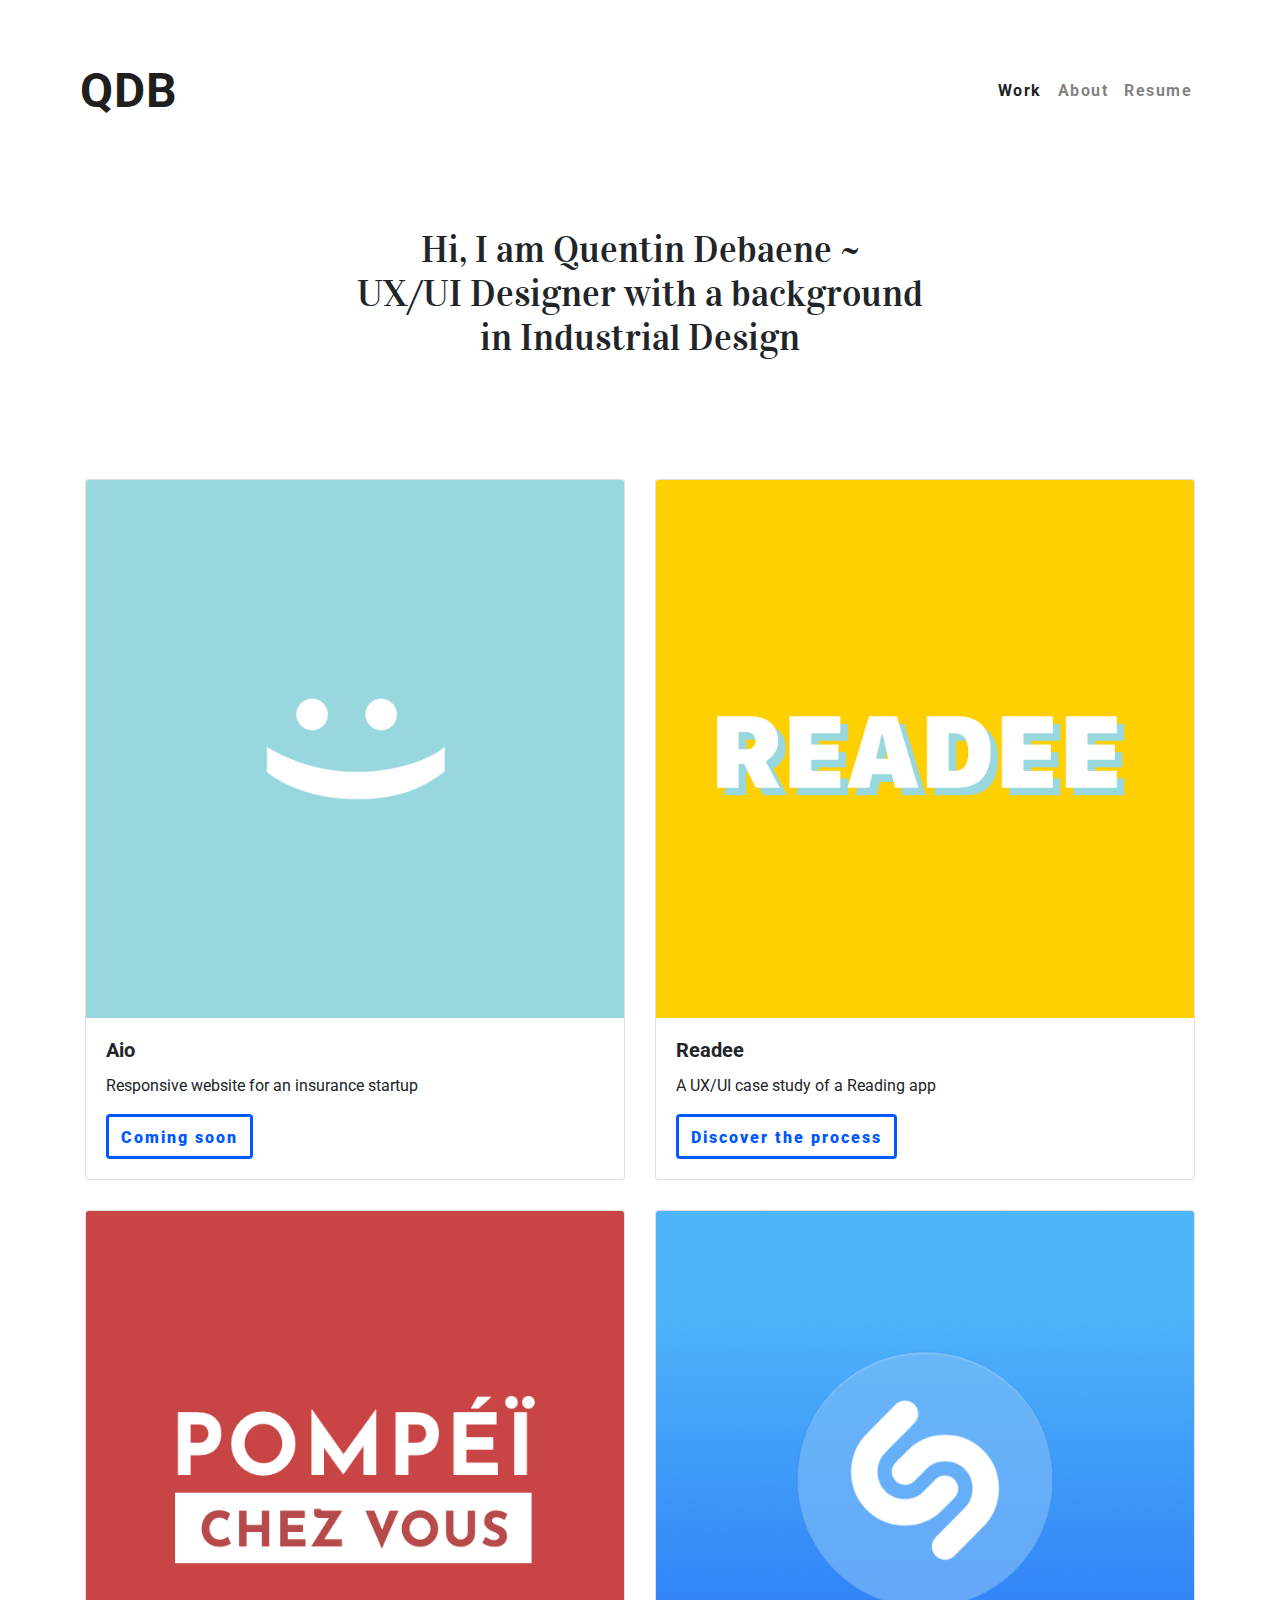
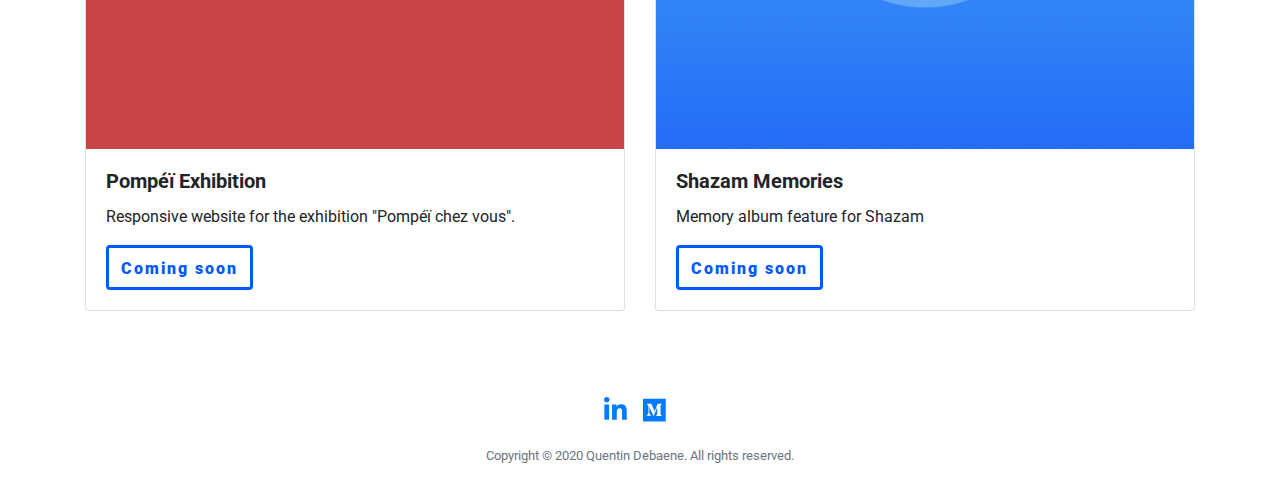
<file: index.html>
<!DOCTYPE html>
<html lang="en" dir="ltr">
  <head>
    <meta charset="utf-8">
    <meta name="viewport" content="width=device-width, initial-scale=1">
    <title>Quentin Debaene - UX/UI Designer</title>
    <link href="https://fonts.googleapis.com/css2?family=Lora:ital@0;1&display=swap" rel="stylesheet">
    <link href="https://fonts.googleapis.com/css2?family=Roboto&display=swap" rel="stylesheet">
    <link href="https://fonts.googleapis.com/css2?family=Vidaloka&display=swap" rel="stylesheet">
    <link rel="stylesheet" href="style/animate.css">
    <link rel="stylesheet" href="style/normalize.css">
    <link rel="stylesheet" href="style/bootstrap.min.css">
    <link rel="stylesheet" href="style/master.css">
    <script defer src="assets/js/fontawesome.min.js"></script> <!--load all fontawesome styles -->
  </head>

  <body>
<!-- This is the Navigation -->
    <nav class="navbar navbar-expand-lg navbar-light bg-white">
    <a class="navbar-brand" href="index.html"><strong>QDB</strong></a>
  <button class="navbar-toggler" type="button" data-toggle="collapse" data-target="#navbarNav" aria-controls="navbarNav" aria-expanded="false" aria-label="Toggle navigation">
    <span class="navbar-toggler-icon"></span>
  </button>
  <div class="collapse navbar-collapse" id="navbarNav">
    <ul class="navbar-nav">
      <li class="nav-item active">
        <a class="nav-link" href="index.html"><strong>Work</strong><span class="sr-only">(current)</span></a>
      </li>
      <li class="nav-item">
        <a class="nav-link muted" href="about.html"><strong>About</strong></a>
      </li>
      <li class="nav-item">
        <a class="nav-link muted" href="assets/resume/CV_Anglais.pdf" target="_blank"><strong>Resume</strong></a>
      </li>
    </ul>
  </div>
</nav>
<!-- This is the en of Navigation -->

<!-- This is the Intro text (jumbotron) -->
<div class="jumbotron jumbotron-fluid">
  <div class="container">
    <h1 class="display-4 text-center">Hi, I am Quentin Debaene ~ <br>UX/UI Designer with a background <br>in Industrial Design</h1>
    <p class="lead"></p>
  </div>
</div>
<!-- This is the end of the Intro text (jumbotron) -->

<div class="container">
  <div class="row">
    <div class="col-sm-6">
      <div class="card">
    <img src="assets/images/new.png" class="card-img-top" alt="...">
    <div class="card-body">
      <h5 class="card-title"><strong>Aio</strong></h5>
      <p class="card-text">Responsive website for an insurance startup</p>
      <a href="" class="btn btn-primary">Coming soon</a>
    </div>
  </div>
    </div>

    <div class="col-sm-6">
      <div class="card">
  <img src="assets/images/readee.png" class="card-img-top" alt="...">
  <div class="card-body">
    <h5 class="card-title"><strong>Readee</strong> </h5>
    <p class="card-text">A UX/UI case study of a Reading app</p>
    <a href="projects/project-readee.html" class="btn btn-primary">Discover the process</a>
  </div>
</div>
    </div>
    </div>
    <div class="row">
      <div class="col-sm-6">
        <div class="card">
      <img src="assets/images/pompei.png" class="card-img-top" alt="...">
      <div class="card-body">
        <h5 class="card-title"><strong>Pompéï Exhibition</strong> </h5>
        <p class="card-text">Responsive website for the exhibition "Pompéï chez vous".</p>
        <a href="" class="btn btn-primary">Coming soon</a>
      </div>
    </div>
    </div>

    <div class="col-sm-6">
      <div class="card">
  <img src="assets/images/shazam.png" class="card-img-top" alt="...">
  <div class="card-body">
    <h5 class="card-title"><strong>Shazam Memories</strong> </h5>
    <p class="card-text">Memory album feature for Shazam</p>
    <a href="" class="btn btn-primary">Coming soon</a>
  </div>
</div>
  </div>



<!-- This is the footer -->
  <footer class="text-muted">
    <div class="container social-networks">
      <ul>
        <li><a href="https://www.linkedin.com/in/quentin-debaene/" target="blank"><i class="fab fa-linkedin-in"></i></a></li>
        <li><a href="https://medium.com/@quentindebaene" target="blank"><i class="fab fa-medium"></i></a></li>
      </ul>
      <p>Copyright © 2020 Quentin Debaene. All rights reserved.</p>
    </div>
  </footer>
  <!-- This is the end of footer -->

  <!-- This is bootstrap javascript script -->
    <script src="https://code.jquery.com/jquery-3.4.1.slim.min.js" integrity="sha384-J6qa4849blE2+poT4WnyKhv5vZF5SrPo0iEjwBvKU7imGFAV0wwj1yYfoRSJoZ+n" crossorigin="anonymous"></script>
    <script src="https://cdn.jsdelivr.net/npm/popper.js@1.16.0/dist/umd/popper.min.js" integrity="sha384-Q6E9RHvbIyZFJoft+2mJbHaEWldlvI9IOYy5n3zV9zzTtmI3UksdQRVvoxMfooAo" crossorigin="anonymous"></script>
    <script src="https://stackpath.bootstrapcdn.com/bootstrap/4.4.1/js/bootstrap.min.js" integrity="sha384-wfSDF2E50Y2D1uUdj0O3uMBJnjuUD4Ih7YwaYd1iqfktj0Uod8GCExl3Og8ifwB6" crossorigin="anonymous"></script>
  <!-- This is end of bootstrap javascript script -->

  </body>
</html>
</file>
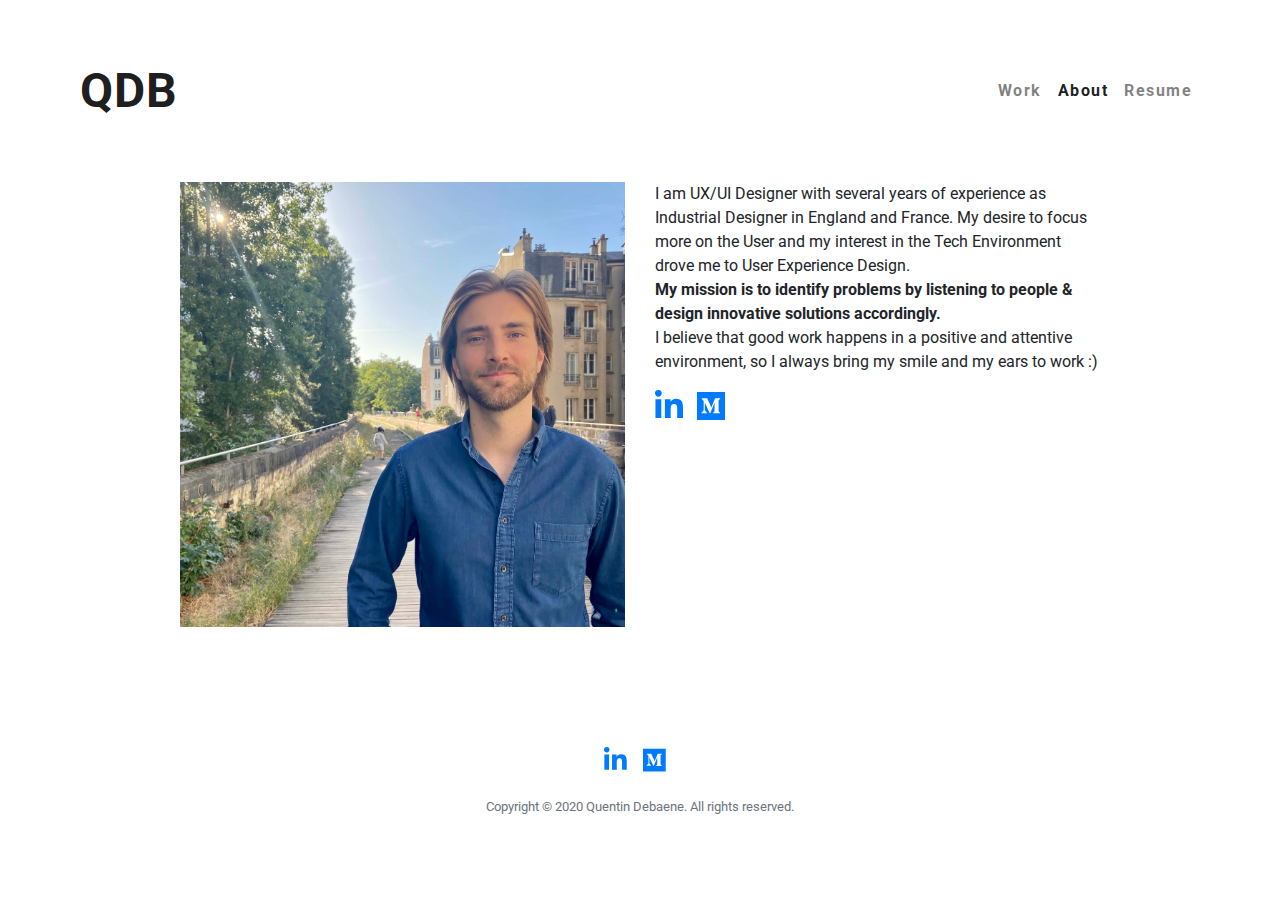
<file: about.html>
<!DOCTYPE html>
<html lang="en" dir="ltr">
  <head>
    <meta charset="utf-8">
    <title>Quentin Debaene - UX/UI Designer</title>
    <link href="https://fonts.googleapis.com/css2?family=Lora:ital@0;1&display=swap" rel="stylesheet">
    <link href="https://fonts.googleapis.com/css2?family=Roboto&display=swap" rel="stylesheet">
      <link href="https://fonts.googleapis.com/css2?family=Vidaloka&display=swap" rel="stylesheet">
    <link rel="stylesheet" href="style/normalize.css">
    <link rel="stylesheet" href="style/bootstrap.min.css">
    <link rel="stylesheet" href="style/master.css">
    <script defer src="assets/js/fontawesome.min.js"></script> <!--load all fontawesome styles -->
  </head>

  <body>
    <!-- This is the Navigation -->
        <nav class="navbar navbar-expand-lg navbar-light bg-white">
        <a class="navbar-brand" href="index.html"><strong>QDB</strong></a>
      <button class="navbar-toggler" type="button" data-toggle="collapse" data-target="#navbarNav" aria-controls="navbarNav" aria-expanded="false" aria-label="Toggle navigation">
        <span class="navbar-toggler-icon"></span>
      </button>
      <div class="collapse navbar-collapse" id="navbarNav">
        <ul class="navbar-nav">
          <li class="nav-item">
            <a class="nav-link muted" href="index.html"><strong>Work</strong><span class="sr-only">(current)</span></a>
          </li>
          <li class="nav-item active">
            <a class="nav-link" href="about.html"><strong>About</strong></a>
          </li>
          <li class="nav-item">
            <a class="nav-link muted" href="assets/resume/CV_Anglais.pdf" target="_blank"><strong>Resume</strong></a>
          </li>
        </ul>
      </div>
    </nav>
    <!-- This is the en of Navigation -->


<div class="about-me container">
  <div class="row">
    <div class="col-sm-5 offset-sm-1">
        <img src="assets/images/me new.jpg" class="img-fluid" alt="Responsive image">
    </div>
    <div class="col-sm-5">
      <p class="biography">I am UX/UI Designer with several years of experience as Industrial Designer in England and France. My desire to focus more on the User and my interest in the Tech Environment drove me to User Experience Design.
        <br> <strong>My mission is to identify problems by listening to people & design innovative solutions accordingly.</strong>
        <br>I believe that good work happens in a positive and attentive environment, so I always bring my smile and my ears to work :) </p>
<div class="social-networks">
  <ul>
    <li><a href="https://www.linkedin.com/in/quentin-debaene/" target="blank"><i class="fab fa-2x fa-linkedin-in"></i></a></li>
    <li><a href="https://medium.com/@quentindebaene" target="blank"><i class="fab fa-2x fa-medium"></i></a></li>
  </ul>

    </div>
  </div>
</div>

<footer class="text-muted">
  <div class="container social-networks">
    <ul>
      <li><a href="https://www.linkedin.com/in/quentin-debaene/" target="blank"><i class="fab fa-linkedin-in"></i></a></li>
      <li><a href="https://medium.com/@quentindebaene" target="blank"><i class="fab fa-medium"></i></a></li>
    </ul>
    <p>Copyright © 2020 Quentin Debaene. All rights reserved.</p>
  </div>
</footer>

<!-- This is bootstrap javascript script -->
  <script src="https://code.jquery.com/jquery-3.4.1.slim.min.js" integrity="sha384-J6qa4849blE2+poT4WnyKhv5vZF5SrPo0iEjwBvKU7imGFAV0wwj1yYfoRSJoZ+n" crossorigin="anonymous"></script>
  <script src="https://cdn.jsdelivr.net/npm/popper.js@1.16.0/dist/umd/popper.min.js" integrity="sha384-Q6E9RHvbIyZFJoft+2mJbHaEWldlvI9IOYy5n3zV9zzTtmI3UksdQRVvoxMfooAo" crossorigin="anonymous"></script>
  <script src="https://stackpath.bootstrapcdn.com/bootstrap/4.4.1/js/bootstrap.min.js" integrity="sha384-wfSDF2E50Y2D1uUdj0O3uMBJnjuUD4Ih7YwaYd1iqfktj0Uod8GCExl3Og8ifwB6" crossorigin="anonymous"></script>
<!-- This is end of bootstrap javascript script -->

</body>
</html>
</file>
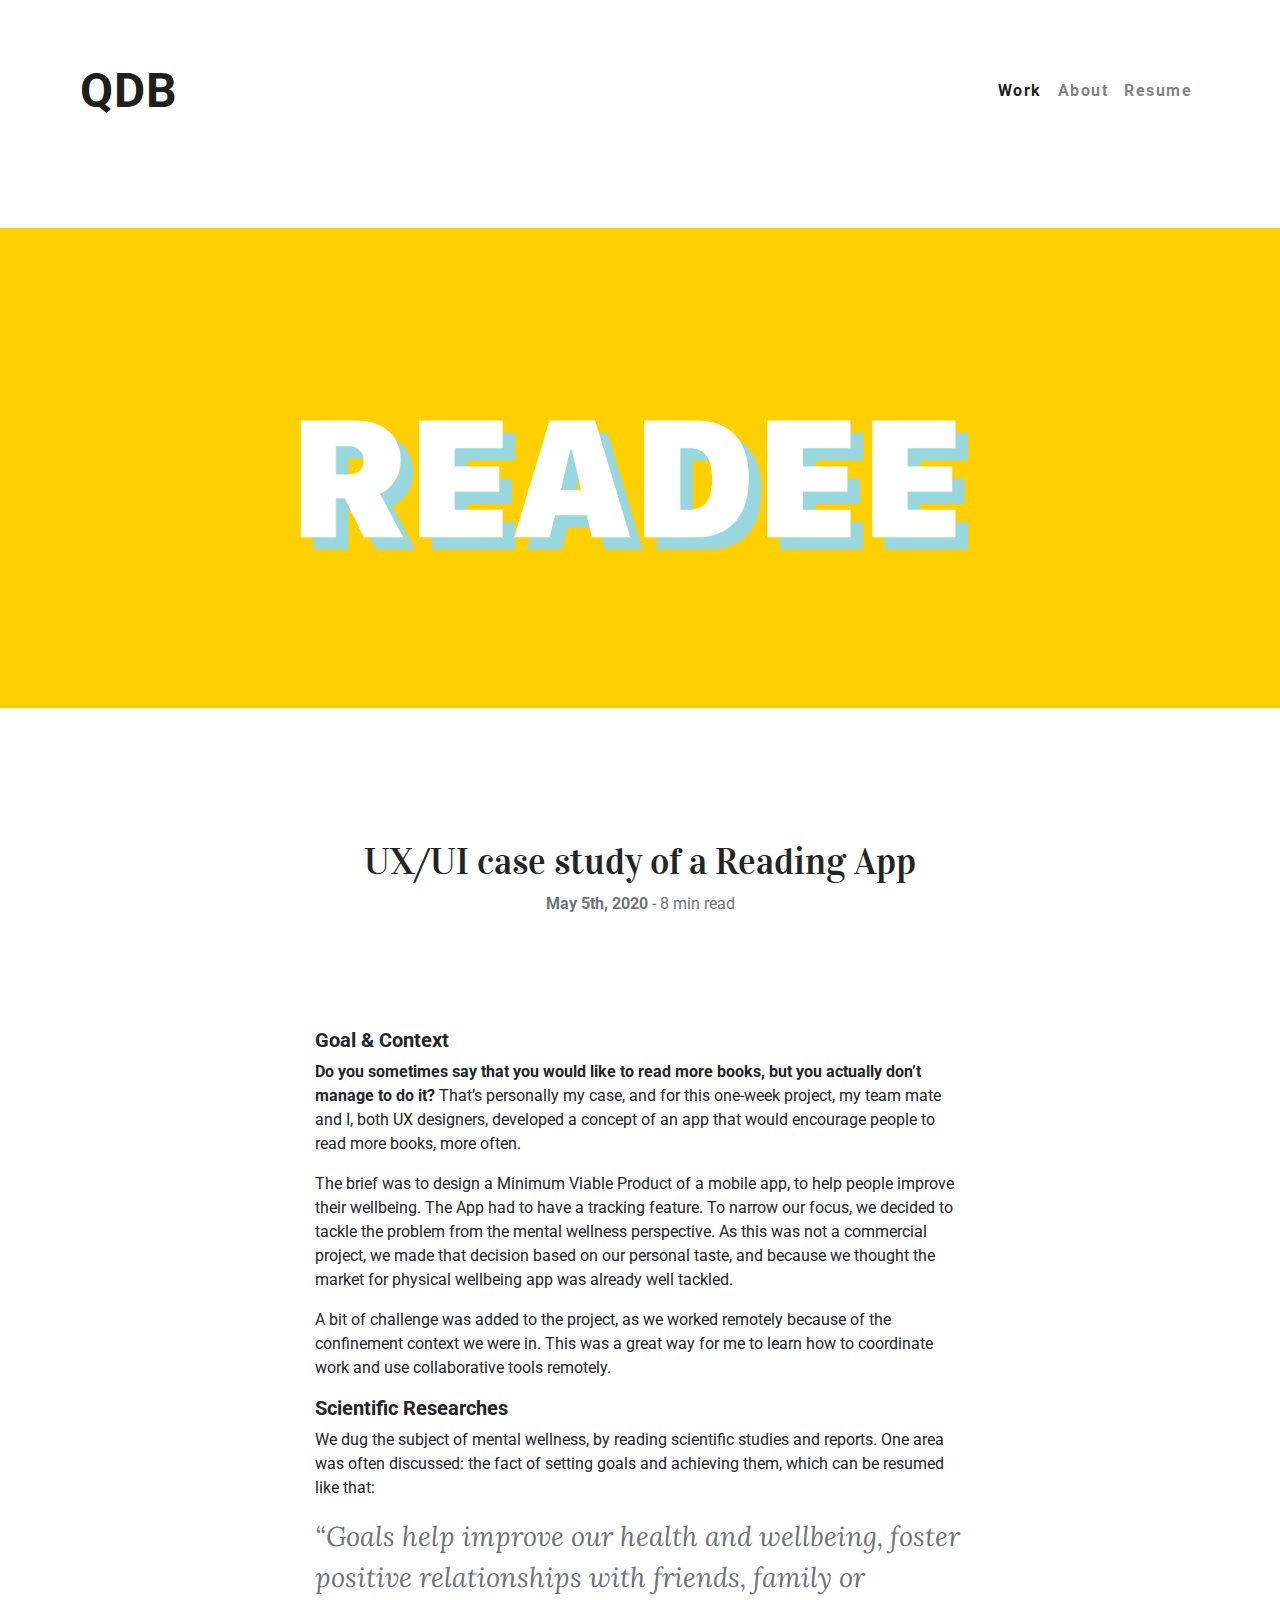
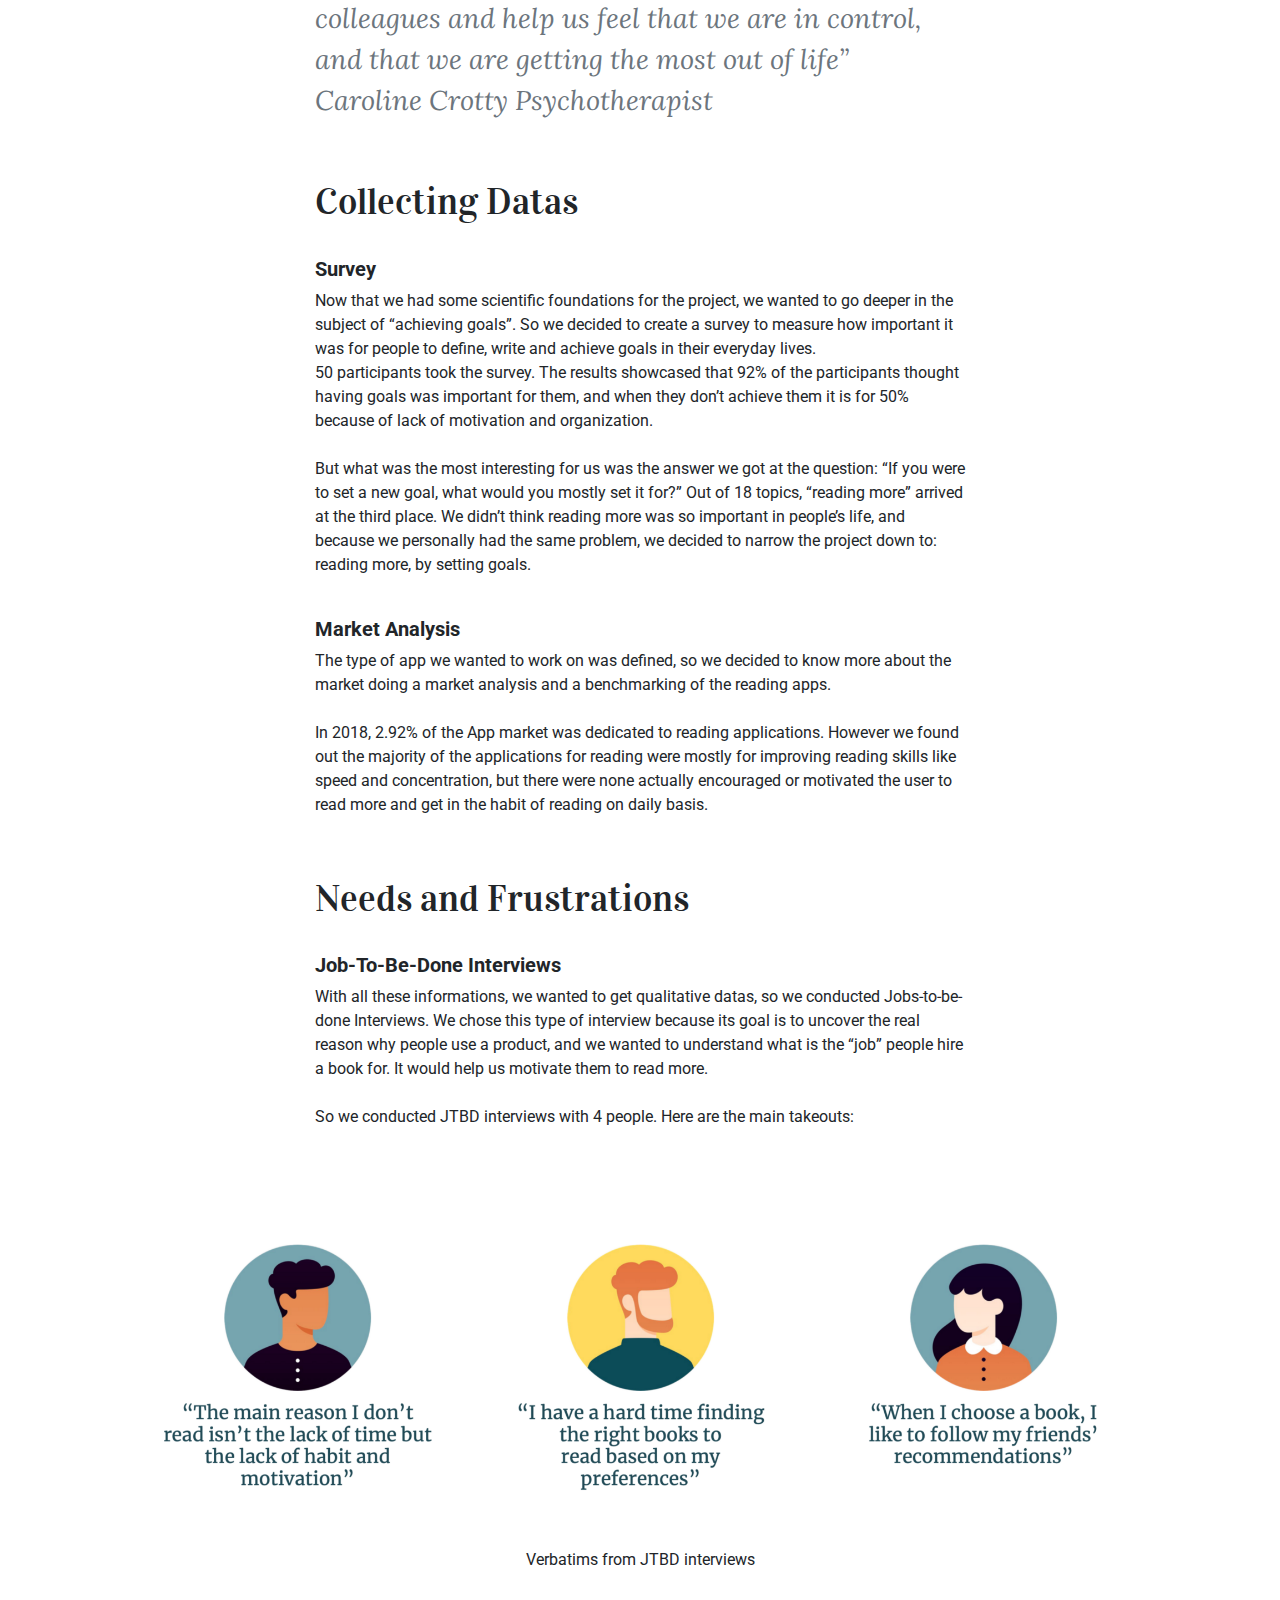
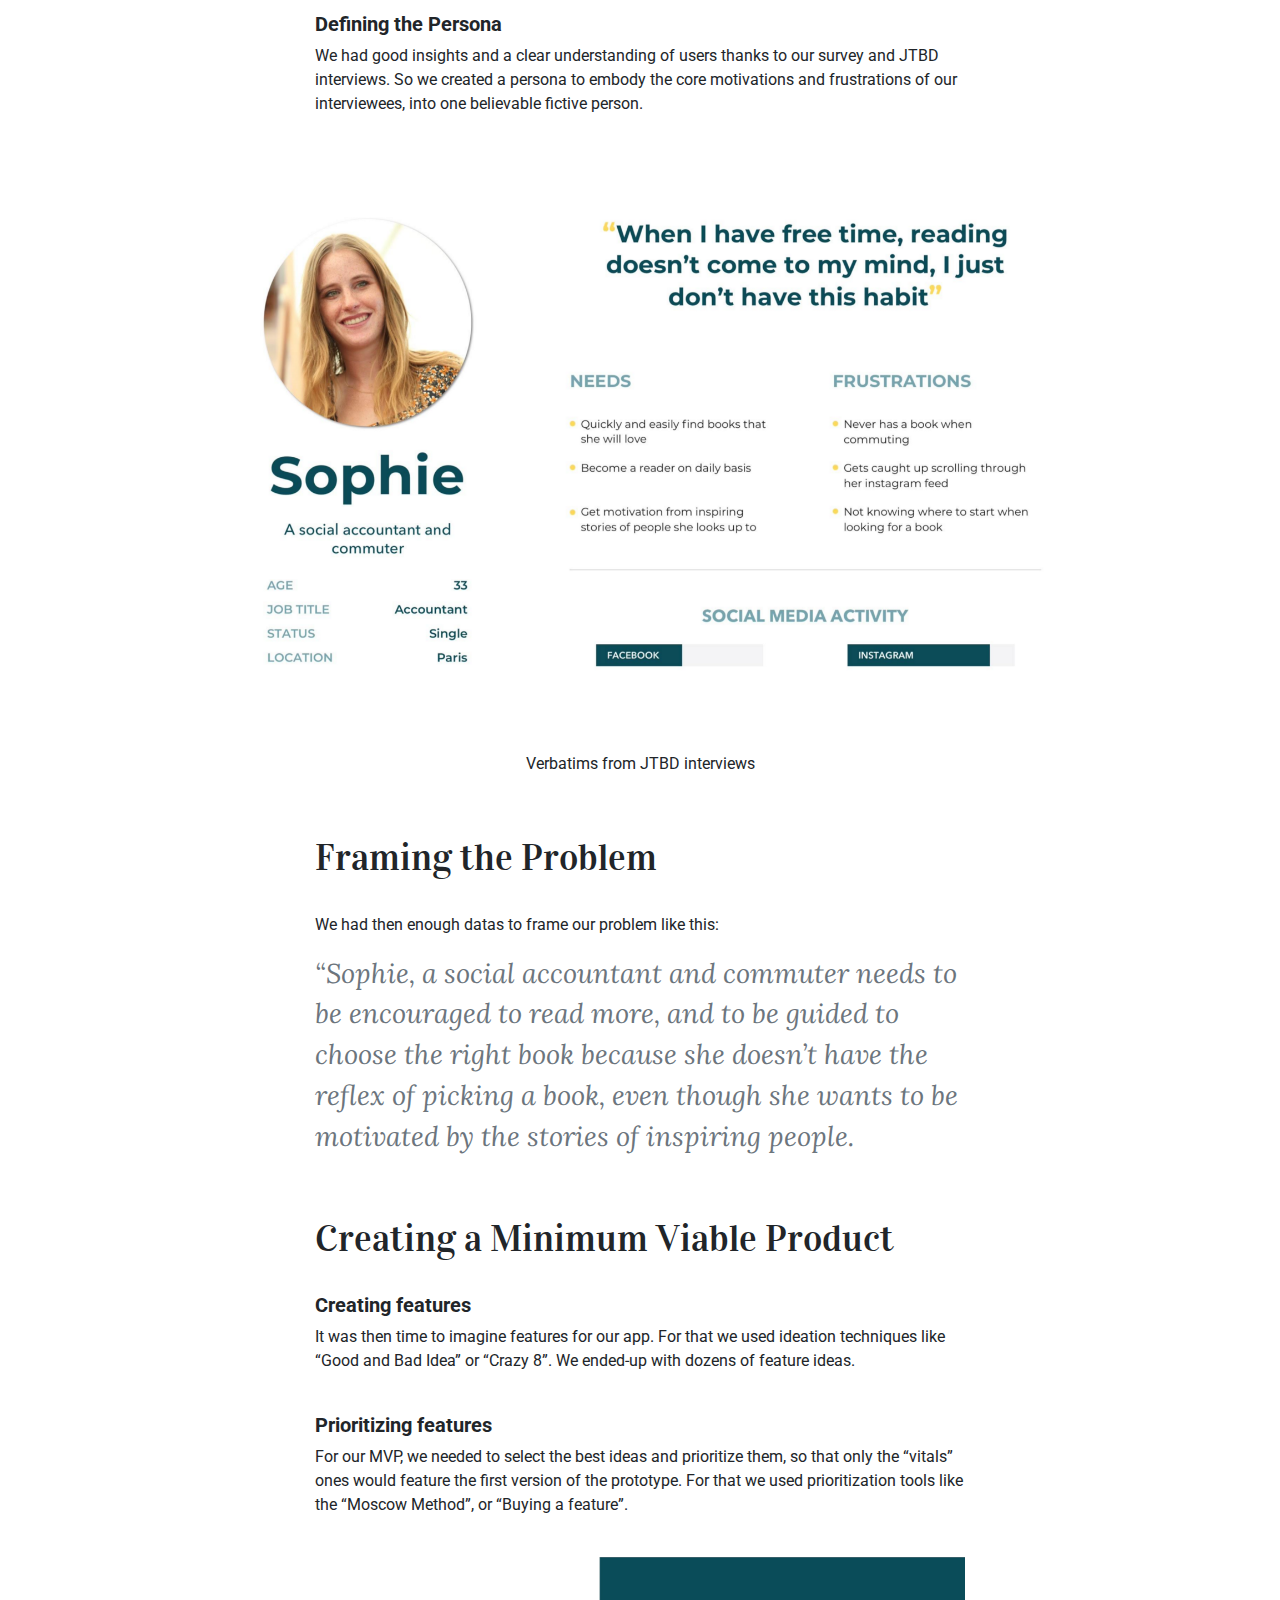
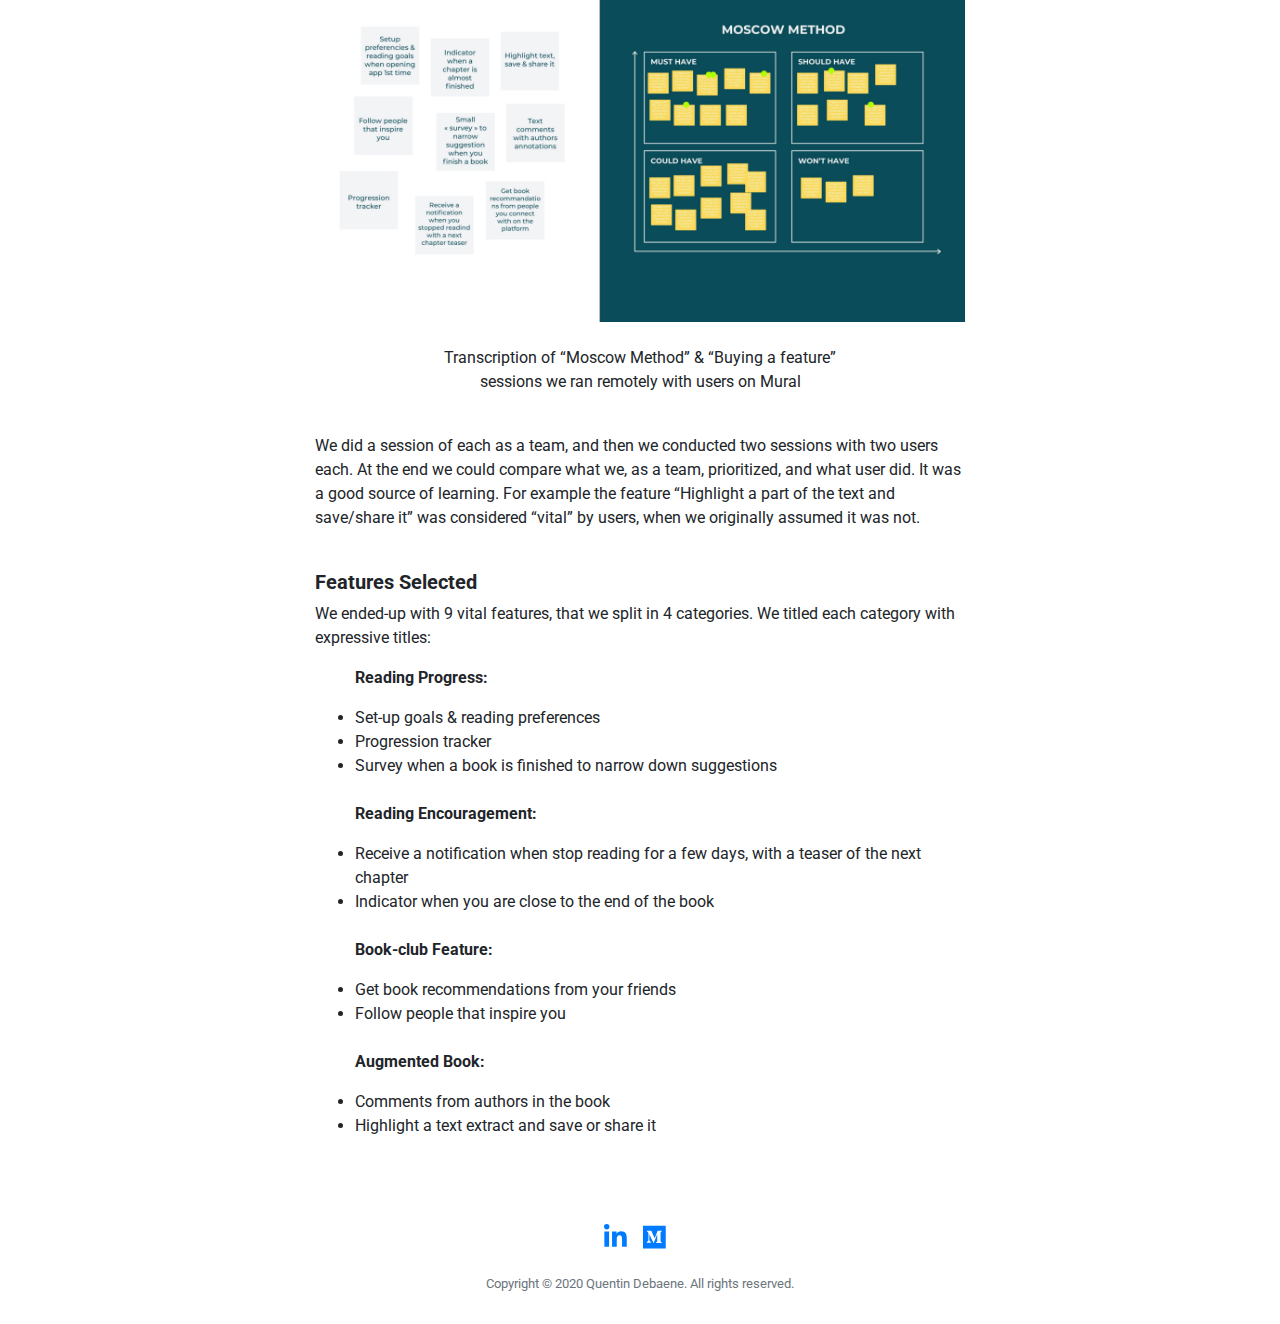
<file: projects/final-project.html>
<!DOCTYPE html>
<html lang="en" dir="ltr">
  <head>
    <meta charset="utf-8">
    <meta name="viewport" content="width=device-width, initial-scale=1">
    <title>Quentin Debaene - UX/UI Designer</title>
    <link href="https://fonts.googleapis.com/css2?family=Lora:ital@0;1&display=swap" rel="stylesheet">
    <link href="https://fonts.googleapis.com/css2?family=Roboto&display=swap" rel="stylesheet">
    <link href="https://fonts.googleapis.com/css2?family=Vidaloka&display=swap" rel="stylesheet">
    <link rel="stylesheet" href="../style/normalize.css">
    <link rel="stylesheet" href="../style/bootstrap.min.css">
    <link rel="stylesheet" href="../style/master.css">
    <script defer src="../assets/js/fontawesome.min.js"></script> <!--load all fontawesome styles -->
  </head>

  <body>
    <!-- This is the Navigation -->
        <nav class="navbar navbar-expand-lg navbar-light bg-white">
        <a class="navbar-brand" href="../index.html"><strong>QDB</strong></a>
      <button class="navbar-toggler" type="button" data-toggle="collapse" data-target="#navbarNav" aria-controls="navbarNav" aria-expanded="false" aria-label="Toggle navigation">
        <span class="navbar-toggler-icon"></span>
      </button>
      <div class="collapse navbar-collapse" id="navbarNav">
        <ul class="navbar-nav">
          <li class="nav-item active">
            <a class="nav-link" href="../index.html"><strong>Work</strong><span class="sr-only">(current)</span></a>
          </li>
          <li class="nav-item">
            <a class="nav-link muted" href="../about.html"><strong>About</strong></a>
          </li>
          <li class="nav-item">
            <a class="nav-link muted" href="../assets/resume/CV_Anglais.pdf" target="_blank"><strong>Resume</strong></a>
          </li>
        </ul>
      </div>
    </nav>
    <!-- This is the en of Navigation -->


<div class="article jumbotron jumbotron-fluid">
  <div class="container">
  </div>
  <img src="../assets/images/cover2.png" class="img-fluid" alt="Responsive image">
</div>

<article class="container">
  <div class="container small-container">
    <h2 class="display-4 text-center"> <br>UX/UI case study of a Reading App</h2>
    <p class="text-muted text-center"><strong>May 5th, 2020</strong> - 8 min read</p>
      <h5> <br><br> <br> <br><strong>Goal & Context</strong></h5>
  <p><strong>Do you sometimes say that you would like to read more books, but you actually don’t manage to do it?</strong> That’s personally my case, and for this one-week project, my team mate and I, both UX designers, developed a concept of an app that would encourage people to read more books, more often.</p>
  <p>The brief was to design a Minimum Viable Product of a mobile app, to help people improve their wellbeing. The App had to have a tracking feature. To narrow our focus, we decided to tackle the problem from the mental wellness perspective. As this was not a commercial project, we made that decision based on our personal taste, and because we thought the market for physical wellbeing app was already well tackled.</p>
<p>A bit of challenge was added to the project, as we worked remotely because of the confinement context we were in. This was a great way for me to learn how to coordinate work and use collaborative tools remotely.</p>
<h5><strong>Scientific Researches</strong> </h5>
<p>We dug the subject of mental wellness, by reading scientific studies and reports. One area was often discussed: the fact of setting goals and achieving them, which can be resumed like that:</p>
<p class="quote text-left font-italic text-muted">“Goals help improve our health and wellbeing, foster positive relationships with friends, family or colleagues and help us feel that we are in control, and that we are getting the most out of life”
<br>Caroline Crotty Psychotherapist</p>

<h2 class="display-4"><br> Collecting Datas</h2>
  <h5><br> <strong>Survey</strong></h5>
  <p>Now that we had some scientific foundations for the project, we wanted to go deeper in the subject of “achieving goals”. So we decided to create a survey to measure how important it was for people to define, write and achieve goals in their everyday lives.
<br>50 participants took the survey. The results showcased that 92% of the participants thought having goals was important for them, and when they don’t achieve them it is for 50% because of lack of motivation and organization.
<br> <br> But what was the most interesting for us was the answer we got at the question: “If you were to set a new goal, what would you mostly set it for?” Out of 18 topics, “reading more” arrived at the third place.
We didn’t think reading more was so important in people’s life, and because we personally had the same problem, we decided to narrow the project down to: reading more, by setting goals.</p>

<h5><br> <strong>Market Analysis</strong></h5>
<p>The type of app we wanted to work on was defined, so we decided to know more about the market doing a market analysis and a benchmarking of the reading apps.
  <br><br>In 2018, 2.92% of the App market was dedicated to reading applications. However we found out the majority of the applications for reading were mostly for improving reading skills like speed and concentration, but there were none actually encouraged or motivated the user to read more and get in the habit of reading on daily basis.</p>

<h2 class="display-4"><br>Needs and Frustrations</h2>
    <h5><br> <strong>Job-To-Be-Done Interviews</strong></h5>
    <p>With all these informations, we wanted to get qualitative datas, so we conducted Jobs-to-be-done Interviews. We chose this type of interview because its goal is to uncover the real reason why people use a product, and we wanted to understand what is the “job” people hire a book for. It would help us motivate them to read more.
<br><br>So we conducted JTBD interviews with 4 people. Here are the main takeouts:</p>
</div>

<figure>
    <img src="../assets/images/jtbd.png" class="img-fluid" alt="Responsive image">
  <figcaption class="text-center muted">Verbatims from JTBD interviews</figcaption>
  </figure>


  <div class="container small-container">
    <h5><br> <strong>Defining the Persona</strong></h5>
    <p>We had good insights and a clear understanding of users thanks to our survey and JTBD interviews. So we created a persona to embody the core motivations and frustrations of our interviewees, into one believable fictive person.</p>
</div>

<figure>
    <img src="../assets/images/persona-sophie.png" class="img-fluid" alt="Responsive image">
  <figcaption class="text-center muted">Verbatims from JTBD interviews</figcaption>
  </figure>

<div class="container small-container">
<h2 class="display-4"><br>Framing the Problem</h2>
<p><br>We had then enough datas to frame our problem like this:</p>
<p class="quote text-left font-italic text-muted">“Sophie, a social accountant and commuter needs to be encouraged to read more, and to be guided to choose the right book because she doesn’t have the reflex of picking a book, even though she wants to be motivated by the stories of inspiring people.</p>

<h2 class="display-4"><br>Creating a Minimum Viable Product</h2>
    <h5><br> <strong>Creating features</strong></h5>
    <p>It was then time to imagine features for our app. For that we used ideation techniques like “Good and Bad Idea” or “Crazy 8”. We ended-up with dozens of feature ideas.</p>

    <h5><br> <strong>Prioritizing features</strong></h5>
    <p>For our MVP, we needed to select the best ideas and prioritize them, so that only the “vitals” ones would feature the first version of the prototype. For that we used prioritization tools like the “Moscow Method”, or “Buying a feature”.</p>
    <figure>
        <br> <img src="../assets/images/moscow-method.png" class="img-fluid" alt="Responsive image">
      <figcaption class="text-center"><br>Transcription of “Moscow Method” & “Buying a feature” <br>sessions we ran remotely with users on Mural</figcaption>
      </figure>
<p><br>We did a session of each as a team, and then we conducted two sessions with two users each. At the end we could compare what we, as a team, prioritized, and what user did. It was a good source of learning. For example the feature “Highlight a part of the text and save/share it” was considered “vital” by users, when we originally assumed it was not.</p>

    <h5><br> <strong>Features Selected</strong></h5>
    <p>We ended-up with 9 vital features, that we split in 4 categories. We titled each category with expressive titles:</p>
    <ul>
      <p><strong>Reading Progress:</strong> </p>
      <li>Set-up goals & reading preferences</li>
      <li>Progression tracker</li>
      <li>Survey when a book is finished to narrow down suggestions</li>
      <br> <p><strong>Reading Encouragement:</strong> </p>
      <li>Receive a notification when stop reading for a few days, with a teaser of the next chapter</li>
      <li>Indicator when you are close to the end of the book</li>
      <br> <p><strong>Book-club Feature:</strong> </p>
     <li>Get book recommendations from your friends</li>
      <li>Follow people that inspire you</li>
      <br> <p><strong>Augmented Book:</strong> </p>
       <li>Comments from authors in the book</li>
      <li>Highlight a text extract and save or share it</li>
      </ul>


</div>


</article>

<!-- This is the footer -->
  <footer class="text-muted">
    <div class="container social-networks">
      <ul>
        <li><a href="https://www.linkedin.com/in/quentin-debaene/" target="blank"><i class="fab fa-linkedin-in"></i></a></li>
        <li><a href="https://medium.com/@quentindebaene" target="blank"><i class="fab fa-medium"></i></a></li>
      </ul>
      <p>Copyright © 2020 Quentin Debaene. All rights reserved.</p>
    </div>
  </footer>
  <!-- This is the footer -->

<!-- This is bootstrap javascript script -->
  <script src="https://code.jquery.com/jquery-3.4.1.slim.min.js" integrity="sha384-J6qa4849blE2+poT4WnyKhv5vZF5SrPo0iEjwBvKU7imGFAV0wwj1yYfoRSJoZ+n" crossorigin="anonymous"></script>
  <script src="https://cdn.jsdelivr.net/npm/popper.js@1.16.0/dist/umd/popper.min.js" integrity="sha384-Q6E9RHvbIyZFJoft+2mJbHaEWldlvI9IOYy5n3zV9zzTtmI3UksdQRVvoxMfooAo" crossorigin="anonymous"></script>
  <script src="https://stackpath.bootstrapcdn.com/bootstrap/4.4.1/js/bootstrap.min.js" integrity="sha384-wfSDF2E50Y2D1uUdj0O3uMBJnjuUD4Ih7YwaYd1iqfktj0Uod8GCExl3Og8ifwB6" crossorigin="anonymous"></script>
<!-- This is end of bootstrap javascript script -->

  </body>
</html>
</file>
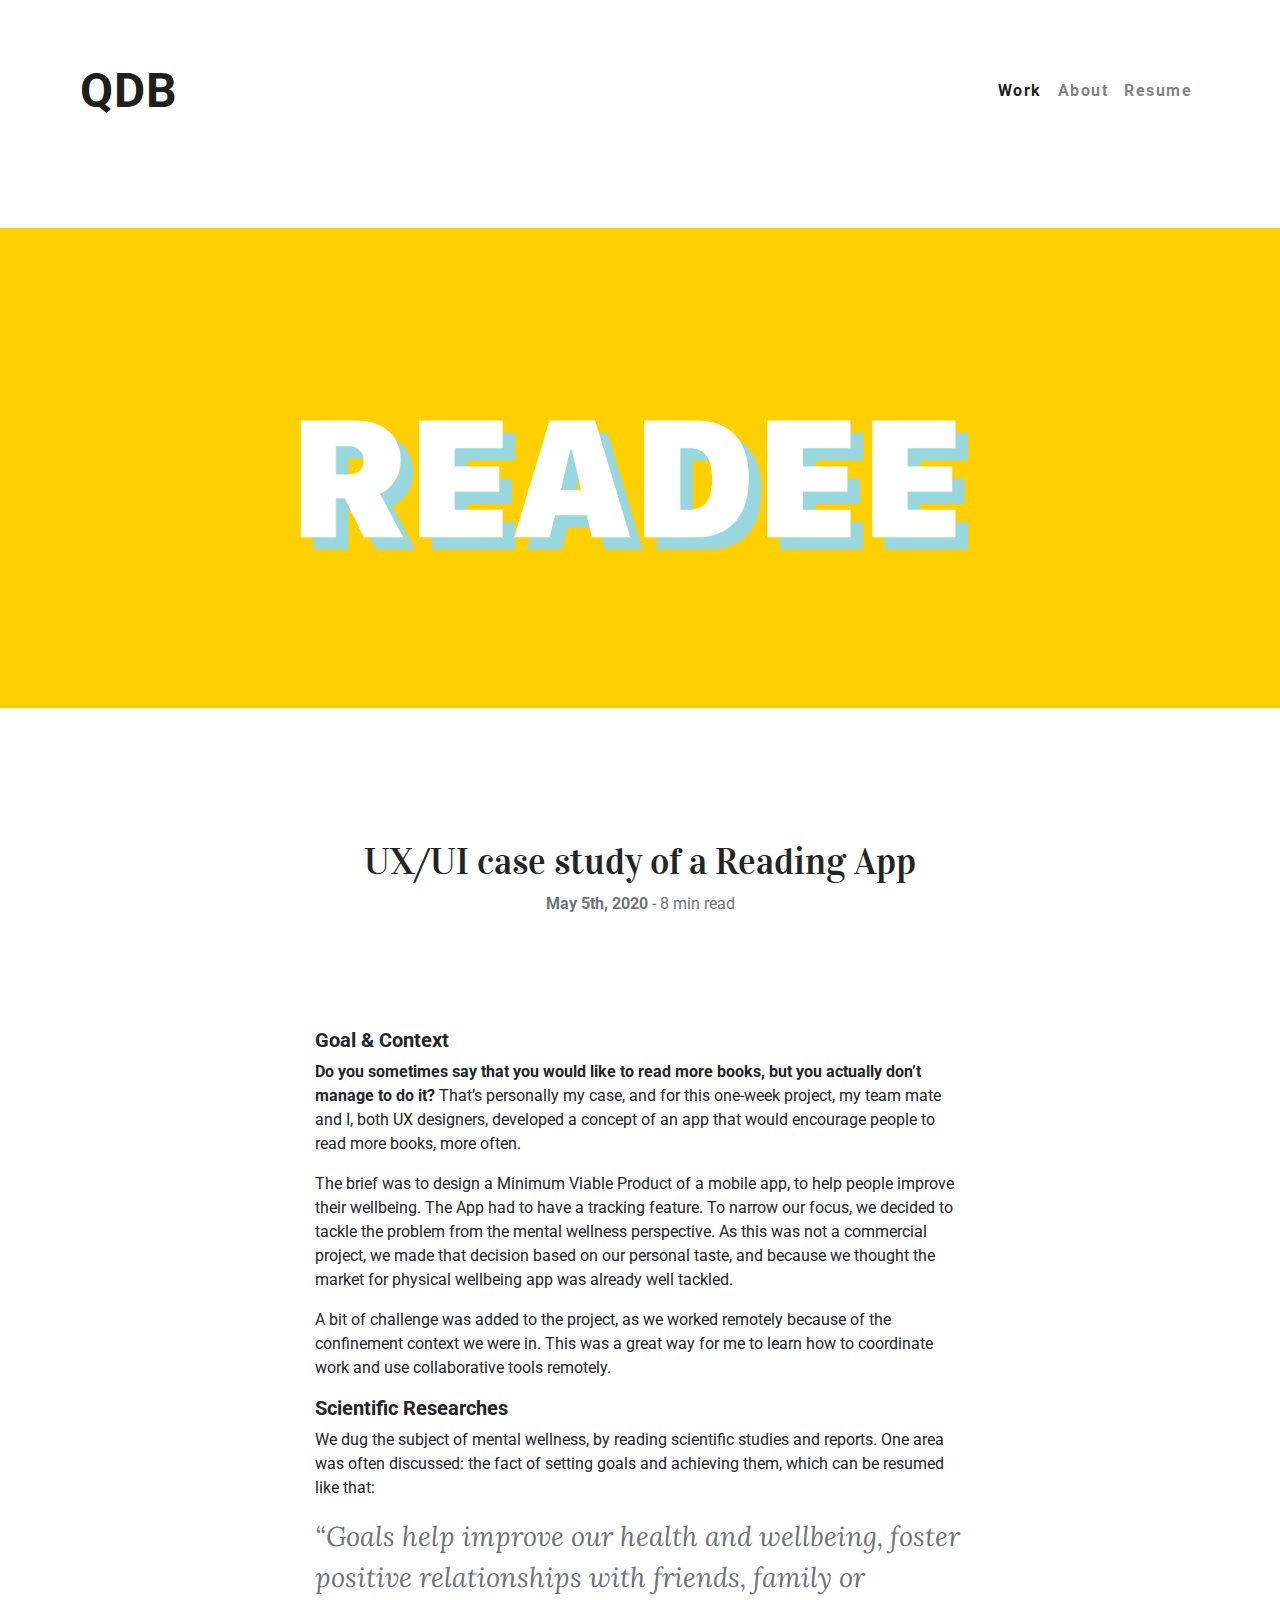
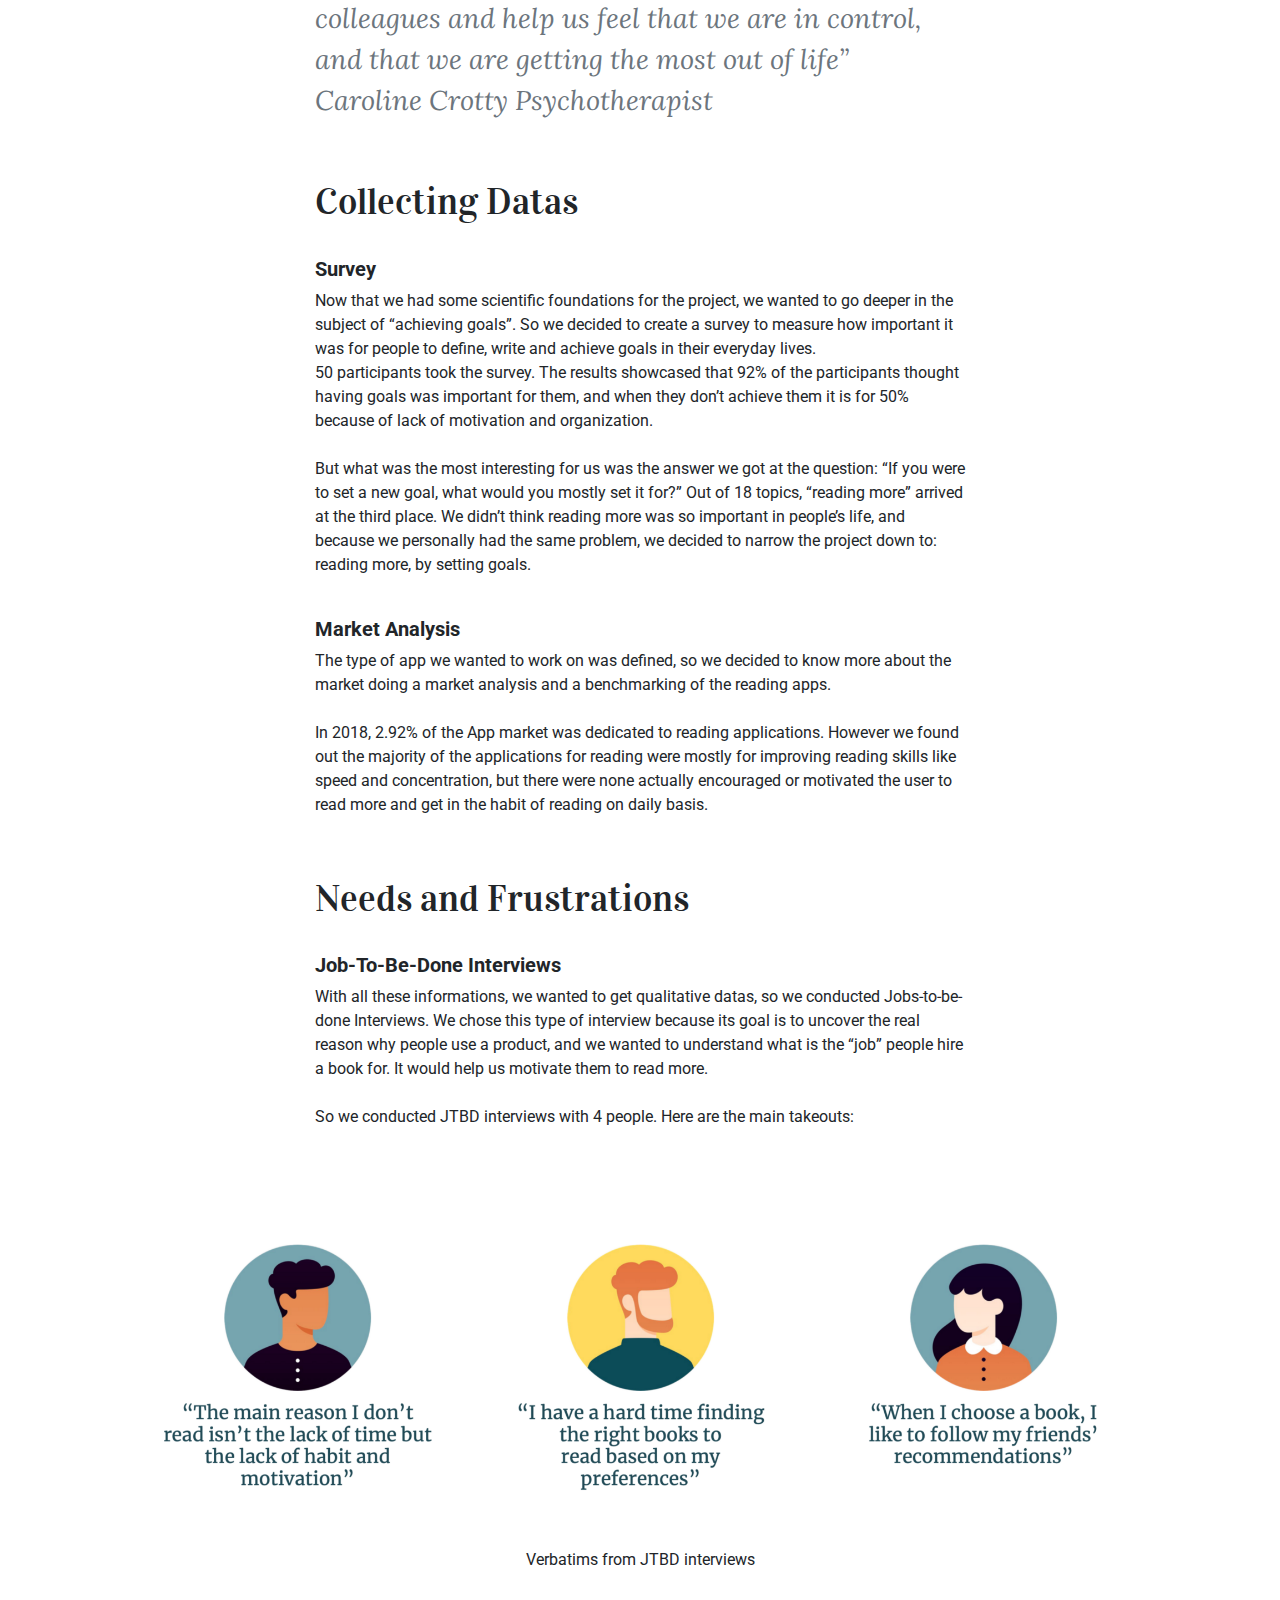
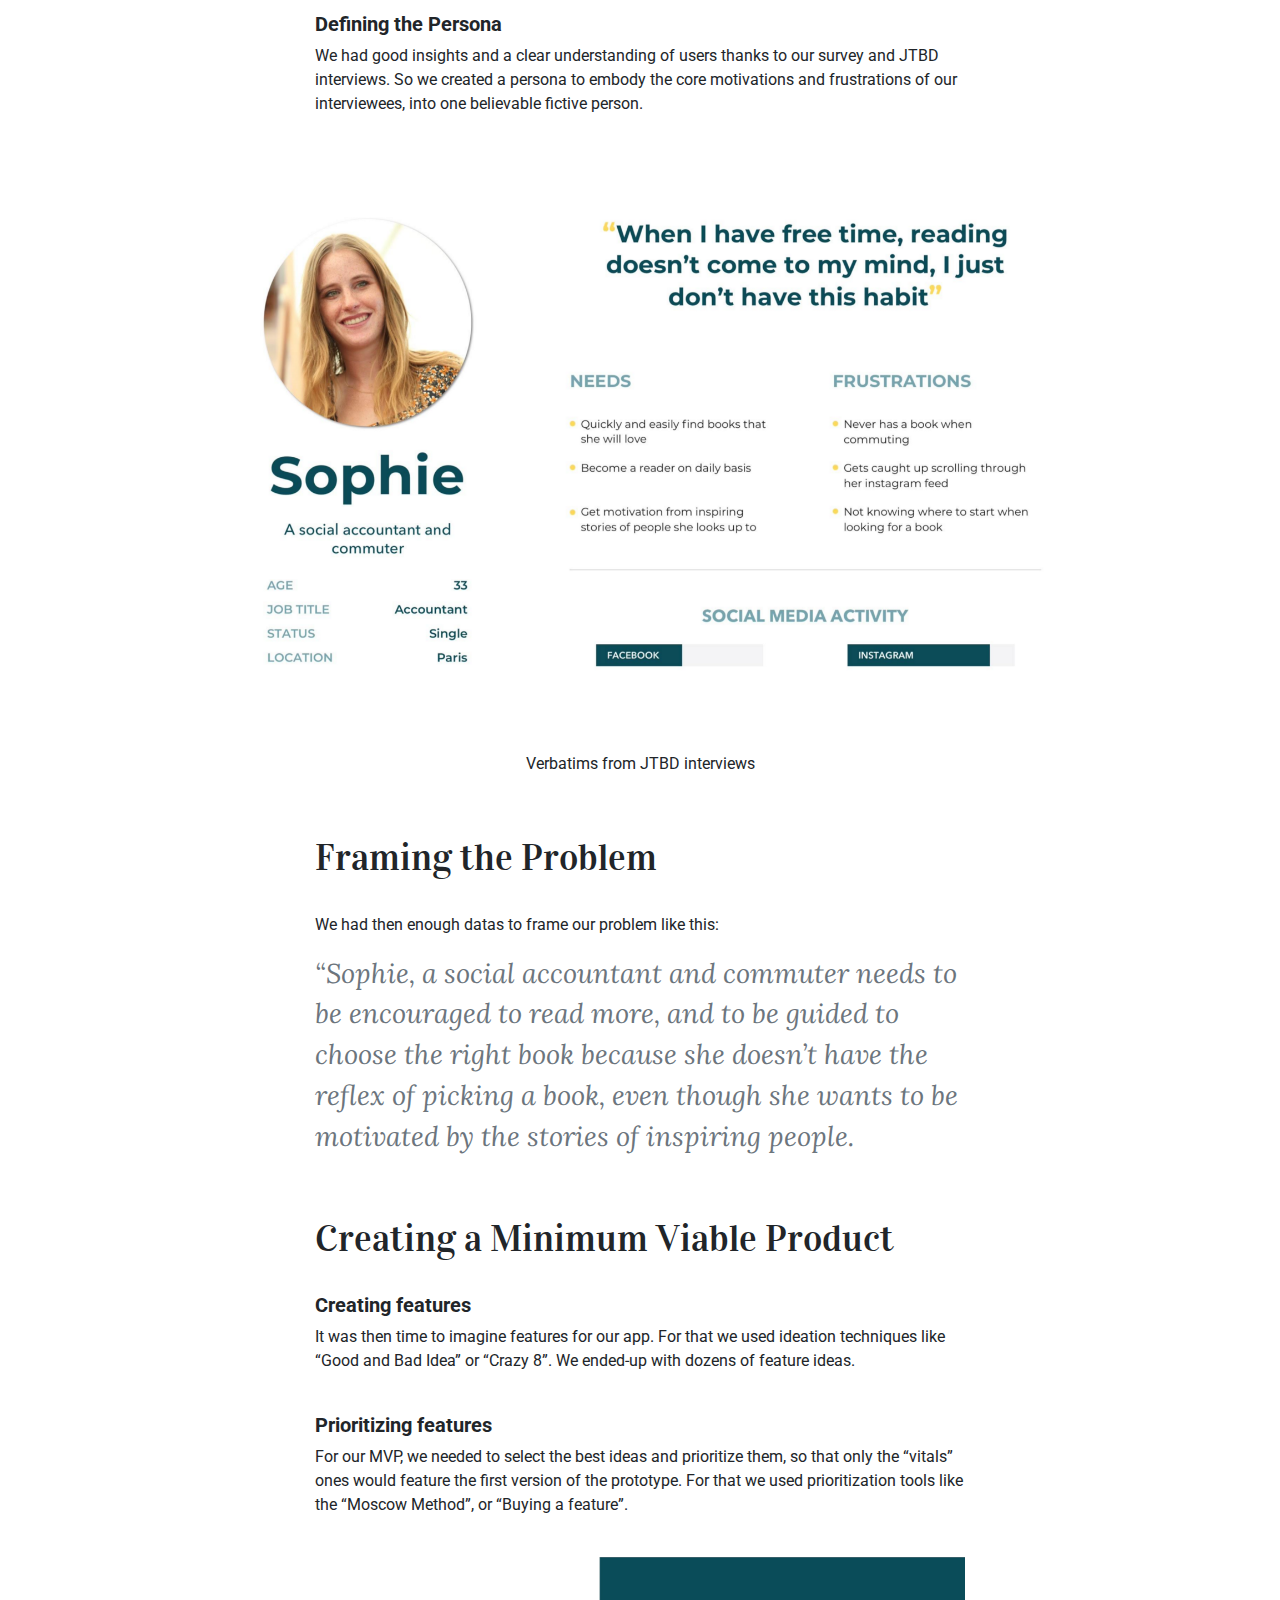
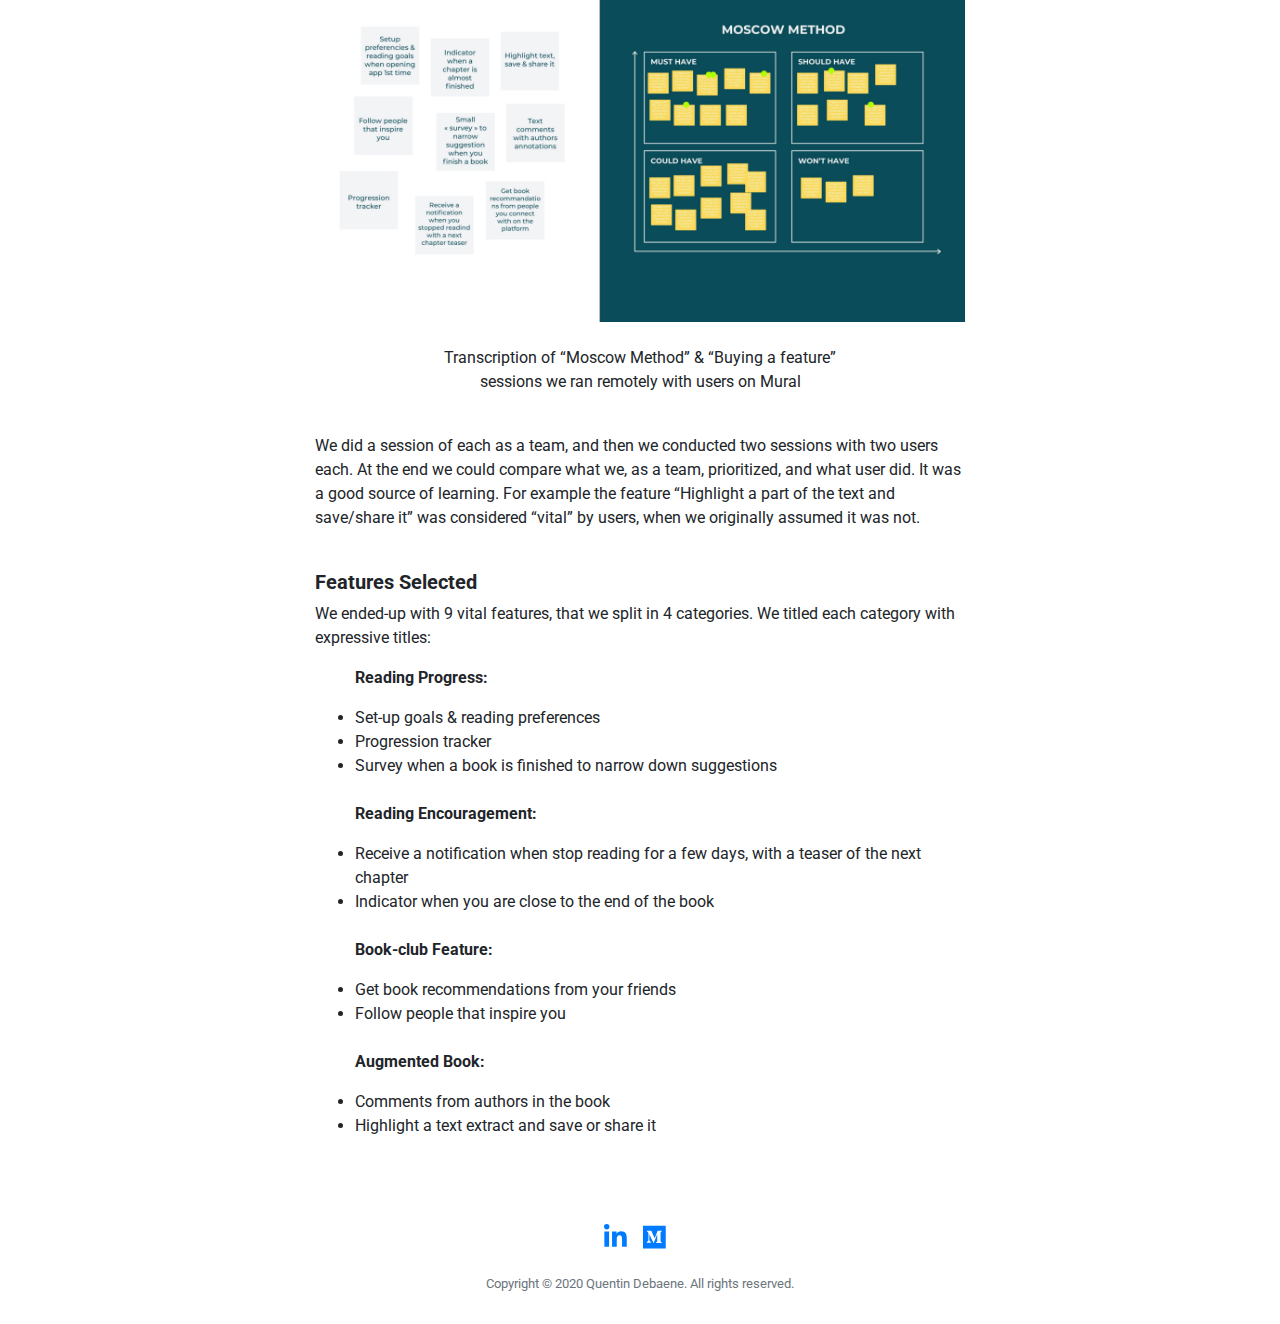
<file: projects/pompei.html>
<!DOCTYPE html>
<html lang="en" dir="ltr">
  <head>
    <meta charset="utf-8">
    <meta name="viewport" content="width=device-width, initial-scale=1">
    <title>Quentin Debaene - UX/UI Designer</title>
    <link href="https://fonts.googleapis.com/css2?family=Lora:ital@0;1&display=swap" rel="stylesheet">
    <link href="https://fonts.googleapis.com/css2?family=Roboto&display=swap" rel="stylesheet">
    <link href="https://fonts.googleapis.com/css2?family=Vidaloka&display=swap" rel="stylesheet">
    <link rel="stylesheet" href="../style/normalize.css">
    <link rel="stylesheet" href="../style/bootstrap.min.css">
    <link rel="stylesheet" href="../style/master.css">
    <script defer src="../assets/js/fontawesome.min.js"></script> <!--load all fontawesome styles -->
  </head>

  <body>
    <!-- This is the Navigation -->
        <nav class="navbar navbar-expand-lg navbar-light bg-white">
        <a class="navbar-brand" href="../index.html"><strong>QDB</strong></a>
      <button class="navbar-toggler" type="button" data-toggle="collapse" data-target="#navbarNav" aria-controls="navbarNav" aria-expanded="false" aria-label="Toggle navigation">
        <span class="navbar-toggler-icon"></span>
      </button>
      <div class="collapse navbar-collapse" id="navbarNav">
        <ul class="navbar-nav">
          <li class="nav-item active">
            <a class="nav-link" href="../index.html"><strong>Work</strong><span class="sr-only">(current)</span></a>
          </li>
          <li class="nav-item">
            <a class="nav-link muted" href="../about.html"><strong>About</strong></a>
          </li>
          <li class="nav-item">
            <a class="nav-link muted" href="../assets/resume/resume.pdf" target="_blank"><strong>Resume</strong></a>
          </li>
        </ul>
      </div>
    </nav>
    <!-- This is the en of Navigation -->


<div class="article jumbotron jumbotron-fluid">
  <div class="container">
  </div>
  <img src="../assets/images/cover2.png" class="img-fluid" alt="Responsive image">
</div>

<article class="container">
  <div class="container small-container">
    <h2 class="display-4 text-center"> <br>UX/UI case study of a Reading App</h2>
    <p class="text-muted text-center"><strong>May 5th, 2020</strong> - 8 min read</p>
      <h5> <br><br> <br> <br><strong>Goal & Context</strong></h5>
  <p><strong>Do you sometimes say that you would like to read more books, but you actually don’t manage to do it?</strong> That’s personally my case, and for this one-week project, my team mate and I, both UX designers, developed a concept of an app that would encourage people to read more books, more often.</p>
  <p>The brief was to design a Minimum Viable Product of a mobile app, to help people improve their wellbeing. The App had to have a tracking feature. To narrow our focus, we decided to tackle the problem from the mental wellness perspective. As this was not a commercial project, we made that decision based on our personal taste, and because we thought the market for physical wellbeing app was already well tackled.</p>
<p>A bit of challenge was added to the project, as we worked remotely because of the confinement context we were in. This was a great way for me to learn how to coordinate work and use collaborative tools remotely.</p>
<h5><strong>Scientific Researches</strong> </h5>
<p>We dug the subject of mental wellness, by reading scientific studies and reports. One area was often discussed: the fact of setting goals and achieving them, which can be resumed like that:</p>
<p class="quote text-left font-italic text-muted">“Goals help improve our health and wellbeing, foster positive relationships with friends, family or colleagues and help us feel that we are in control, and that we are getting the most out of life”
<br>Caroline Crotty Psychotherapist</p>

<h2 class="display-4"><br> Collecting Datas</h2>
  <h5><br> <strong>Survey</strong></h5>
  <p>Now that we had some scientific foundations for the project, we wanted to go deeper in the subject of “achieving goals”. So we decided to create a survey to measure how important it was for people to define, write and achieve goals in their everyday lives.
<br>50 participants took the survey. The results showcased that 92% of the participants thought having goals was important for them, and when they don’t achieve them it is for 50% because of lack of motivation and organization.
<br> <br> But what was the most interesting for us was the answer we got at the question: “If you were to set a new goal, what would you mostly set it for?” Out of 18 topics, “reading more” arrived at the third place.
We didn’t think reading more was so important in people’s life, and because we personally had the same problem, we decided to narrow the project down to: reading more, by setting goals.</p>

<h5><br> <strong>Market Analysis</strong></h5>
<p>The type of app we wanted to work on was defined, so we decided to know more about the market doing a market analysis and a benchmarking of the reading apps.
  <br><br>In 2018, 2.92% of the App market was dedicated to reading applications. However we found out the majority of the applications for reading were mostly for improving reading skills like speed and concentration, but there were none actually encouraged or motivated the user to read more and get in the habit of reading on daily basis.</p>

<h2 class="display-4"><br>Needs and Frustrations</h2>
    <h5><br> <strong>Job-To-Be-Done Interviews</strong></h5>
    <p>With all these informations, we wanted to get qualitative datas, so we conducted Jobs-to-be-done Interviews. We chose this type of interview because its goal is to uncover the real reason why people use a product, and we wanted to understand what is the “job” people hire a book for. It would help us motivate them to read more.
<br><br>So we conducted JTBD interviews with 4 people. Here are the main takeouts:</p>
</div>

<figure>
    <img src="../assets/images/jtbd.png" class="img-fluid" alt="Responsive image">
  <figcaption class="text-center muted">Verbatims from JTBD interviews</figcaption>
  </figure>


  <div class="container small-container">
    <h5><br> <strong>Defining the Persona</strong></h5>
    <p>We had good insights and a clear understanding of users thanks to our survey and JTBD interviews. So we created a persona to embody the core motivations and frustrations of our interviewees, into one believable fictive person.</p>
</div>

<figure>
    <img src="../assets/images/persona-sophie.png" class="img-fluid" alt="Responsive image">
  <figcaption class="text-center muted">Verbatims from JTBD interviews</figcaption>
  </figure>

<div class="container small-container">
<h2 class="display-4"><br>Framing the Problem</h2>
<p><br>We had then enough datas to frame our problem like this:</p>
<p class="quote text-left font-italic text-muted">“Sophie, a social accountant and commuter needs to be encouraged to read more, and to be guided to choose the right book because she doesn’t have the reflex of picking a book, even though she wants to be motivated by the stories of inspiring people.</p>

<h2 class="display-4"><br>Creating a Minimum Viable Product</h2>
    <h5><br> <strong>Creating features</strong></h5>
    <p>It was then time to imagine features for our app. For that we used ideation techniques like “Good and Bad Idea” or “Crazy 8”. We ended-up with dozens of feature ideas.</p>

    <h5><br> <strong>Prioritizing features</strong></h5>
    <p>For our MVP, we needed to select the best ideas and prioritize them, so that only the “vitals” ones would feature the first version of the prototype. For that we used prioritization tools like the “Moscow Method”, or “Buying a feature”.</p>
    <figure>
        <br> <img src="../assets/images/moscow-method.png" class="img-fluid" alt="Responsive image">
      <figcaption class="text-center"><br>Transcription of “Moscow Method” & “Buying a feature” <br>sessions we ran remotely with users on Mural</figcaption>
      </figure>
<p><br>We did a session of each as a team, and then we conducted two sessions with two users each. At the end we could compare what we, as a team, prioritized, and what user did. It was a good source of learning. For example the feature “Highlight a part of the text and save/share it” was considered “vital” by users, when we originally assumed it was not.</p>

    <h5><br> <strong>Features Selected</strong></h5>
    <p>We ended-up with 9 vital features, that we split in 4 categories. We titled each category with expressive titles:</p>
    <ul>
      <p><strong>Reading Progress:</strong> </p>
      <li>Set-up goals & reading preferences</li>
      <li>Progression tracker</li>
      <li>Survey when a book is finished to narrow down suggestions</li>
      <br> <p><strong>Reading Encouragement:</strong> </p>
      <li>Receive a notification when stop reading for a few days, with a teaser of the next chapter</li>
      <li>Indicator when you are close to the end of the book</li>
      <br> <p><strong>Book-club Feature:</strong> </p>
     <li>Get book recommendations from your friends</li>
      <li>Follow people that inspire you</li>
      <br> <p><strong>Augmented Book:</strong> </p>
       <li>Comments from authors in the book</li>
      <li>Highlight a text extract and save or share it</li>
      </ul>


</div>


</article>

<!-- This is the footer -->
  <footer class="text-muted">
    <div class="container social-networks">
      <ul>
        <li><a href="https://www.linkedin.com/in/quentin-debaene/" target="blank"><i class="fab fa-linkedin-in"></i></a></li>
        <li><a href="https://medium.com/@quentindebaene" target="blank"><i class="fab fa-medium"></i></a></li>
      </ul>
      <p>Copyright © 2020 Quentin Debaene. All rights reserved.</p>
    </div>
  </footer>
  <!-- This is the footer -->

<!-- This is bootstrap javascript script -->
  <script src="https://code.jquery.com/jquery-3.4.1.slim.min.js" integrity="sha384-J6qa4849blE2+poT4WnyKhv5vZF5SrPo0iEjwBvKU7imGFAV0wwj1yYfoRSJoZ+n" crossorigin="anonymous"></script>
  <script src="https://cdn.jsdelivr.net/npm/popper.js@1.16.0/dist/umd/popper.min.js" integrity="sha384-Q6E9RHvbIyZFJoft+2mJbHaEWldlvI9IOYy5n3zV9zzTtmI3UksdQRVvoxMfooAo" crossorigin="anonymous"></script>
  <script src="https://stackpath.bootstrapcdn.com/bootstrap/4.4.1/js/bootstrap.min.js" integrity="sha384-wfSDF2E50Y2D1uUdj0O3uMBJnjuUD4Ih7YwaYd1iqfktj0Uod8GCExl3Og8ifwB6" crossorigin="anonymous"></script>
<!-- This is end of bootstrap javascript script -->

  </body>
</html>
</file>
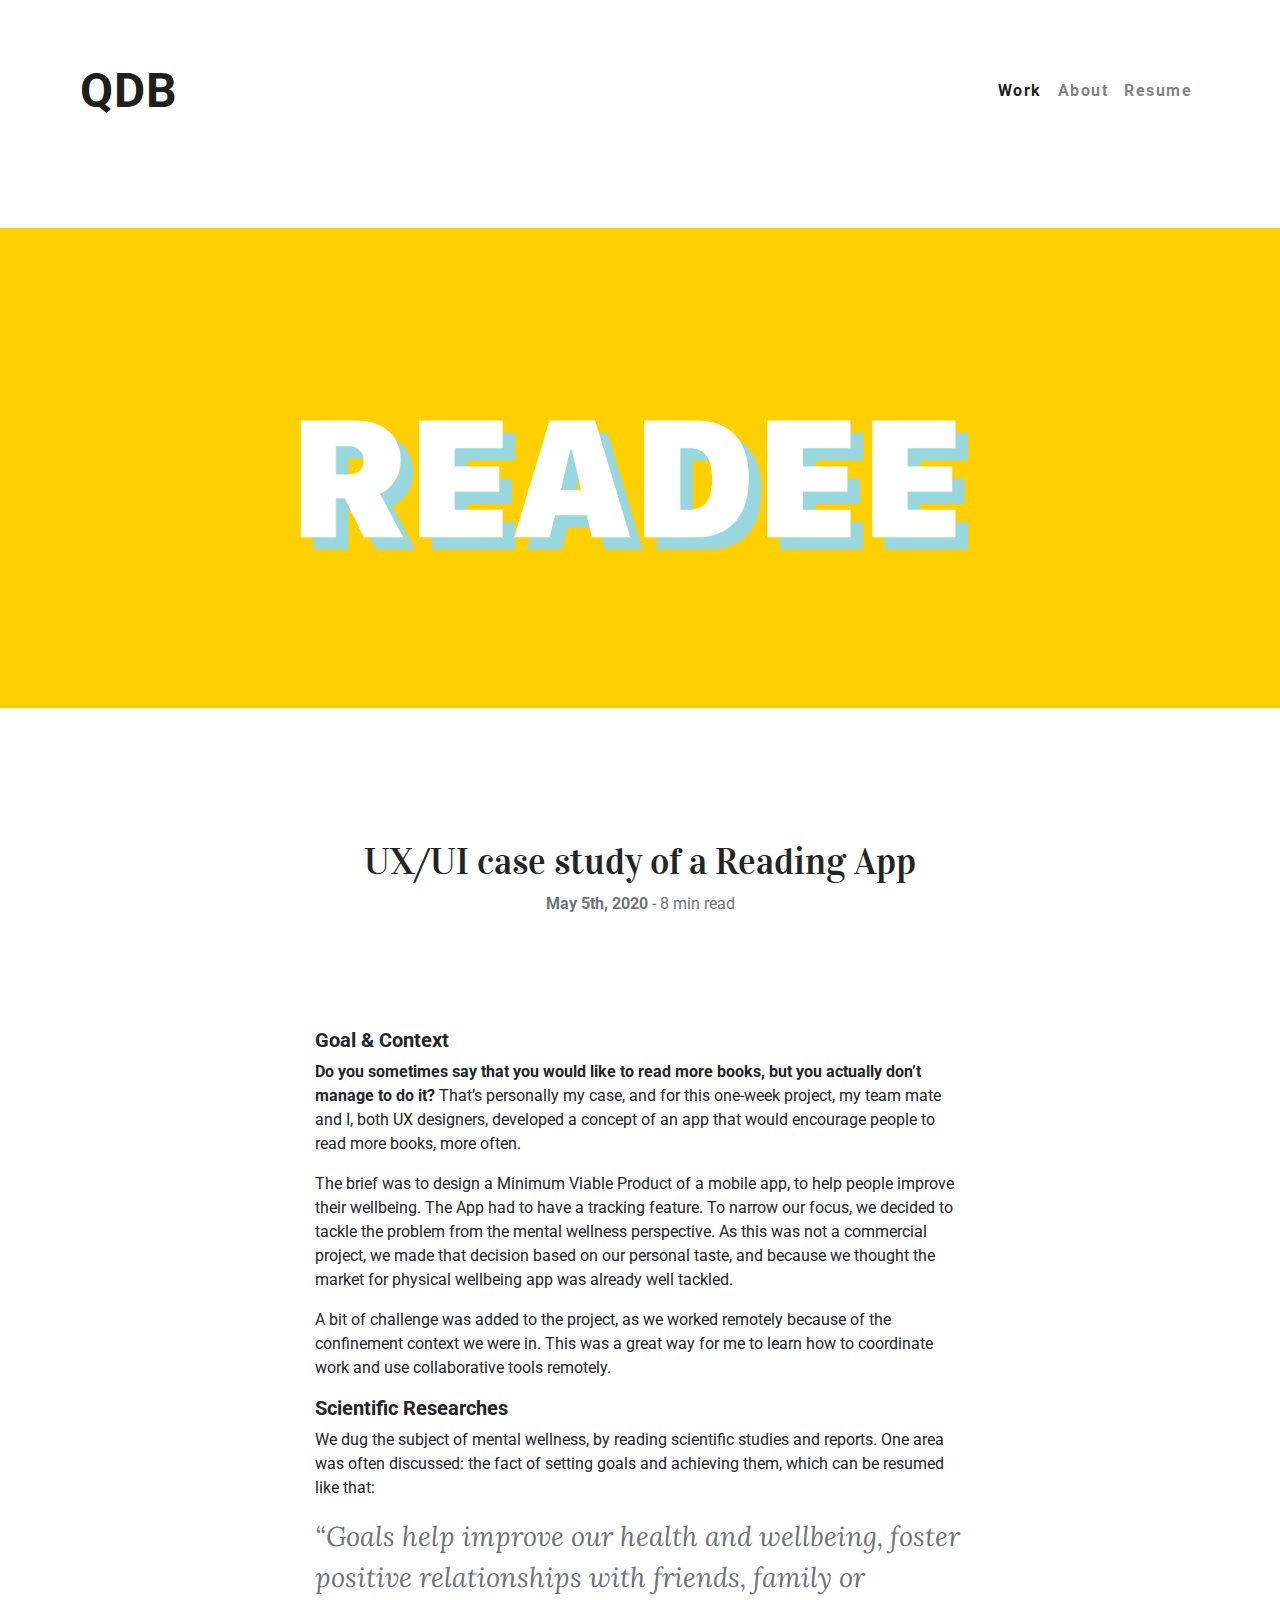
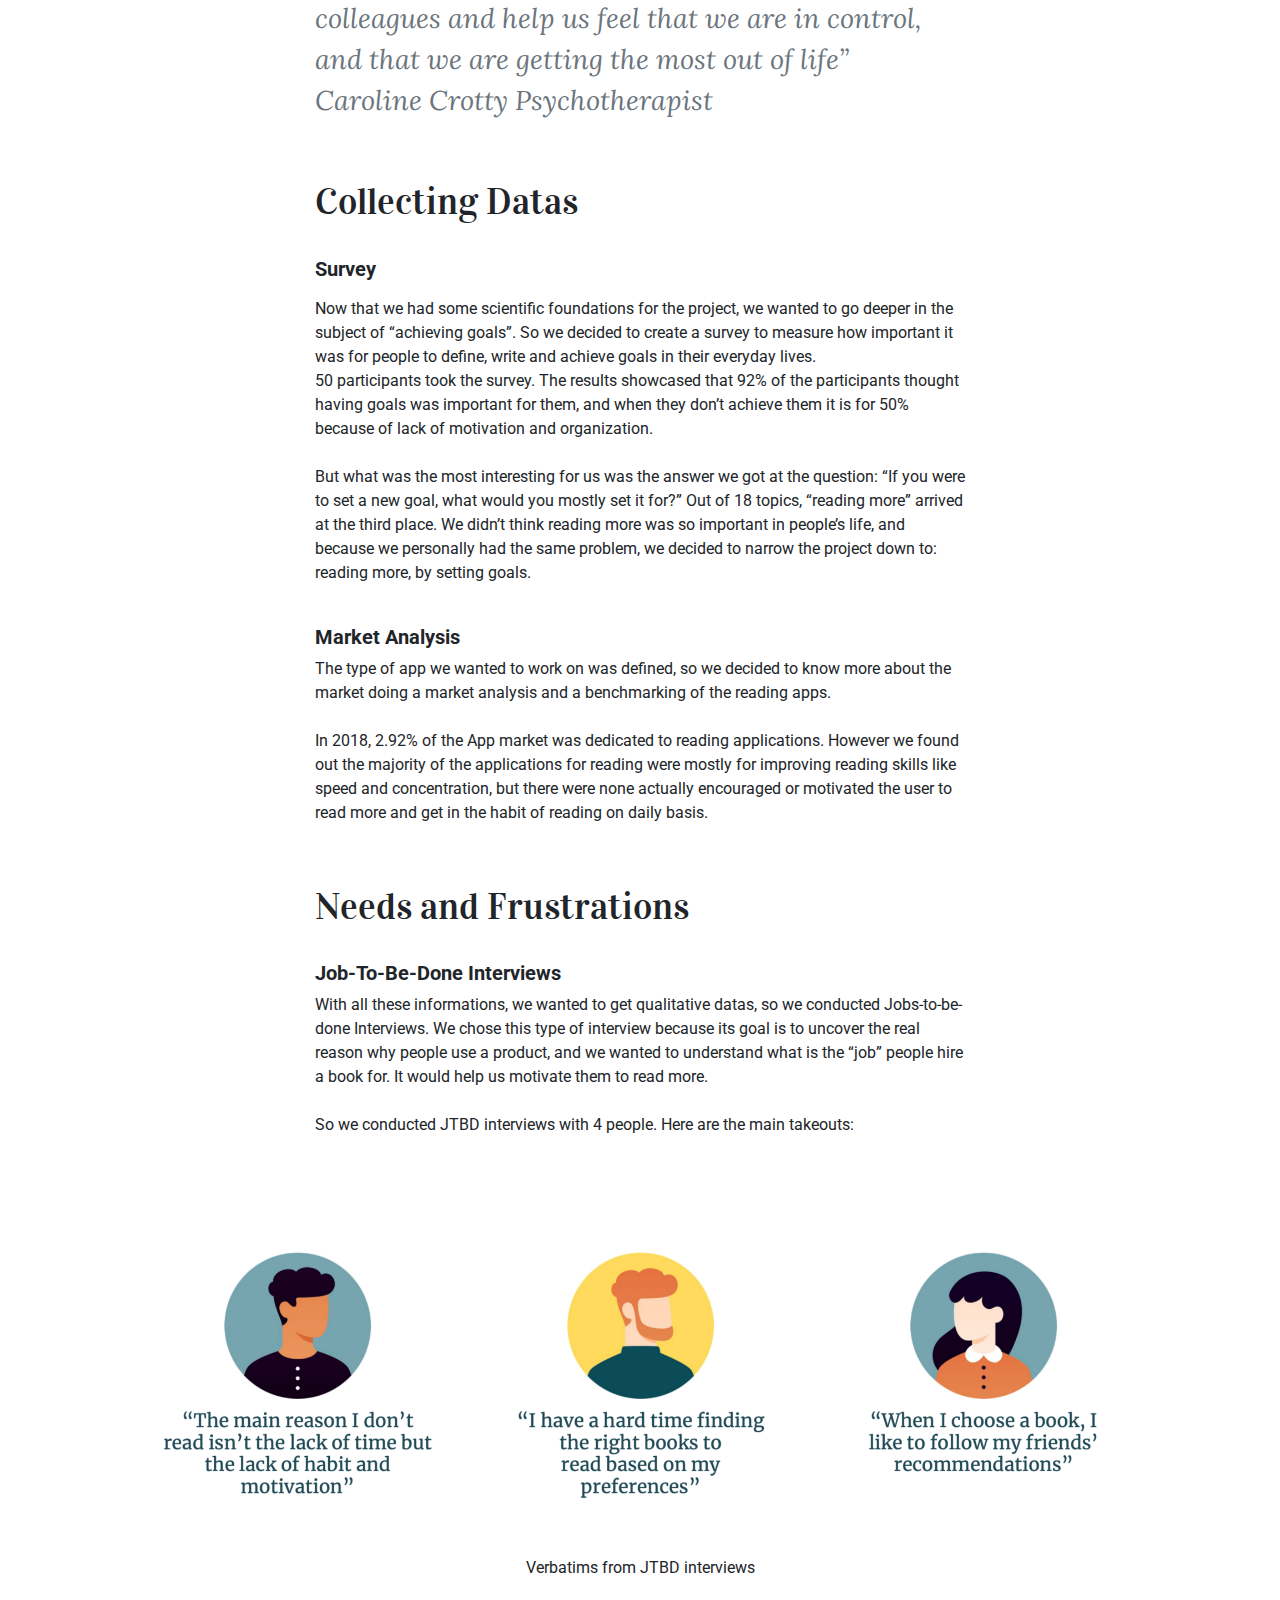
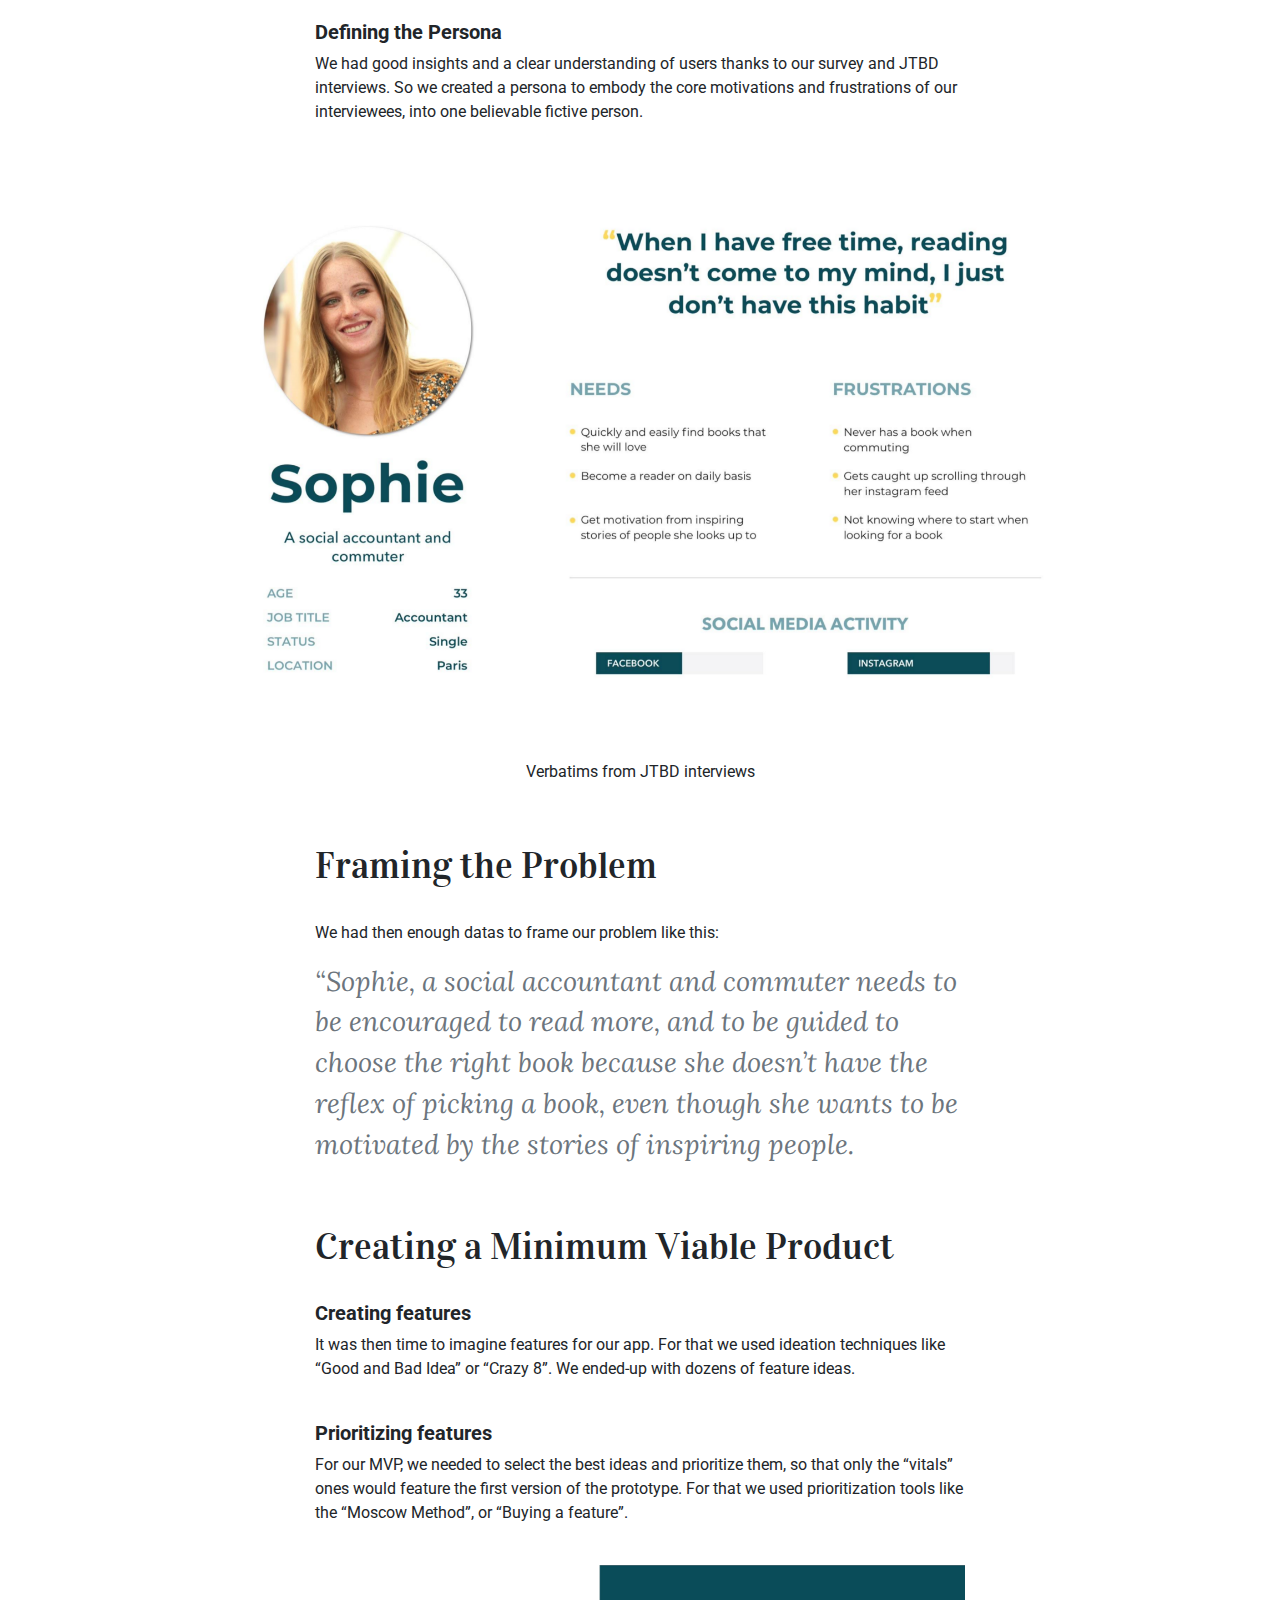
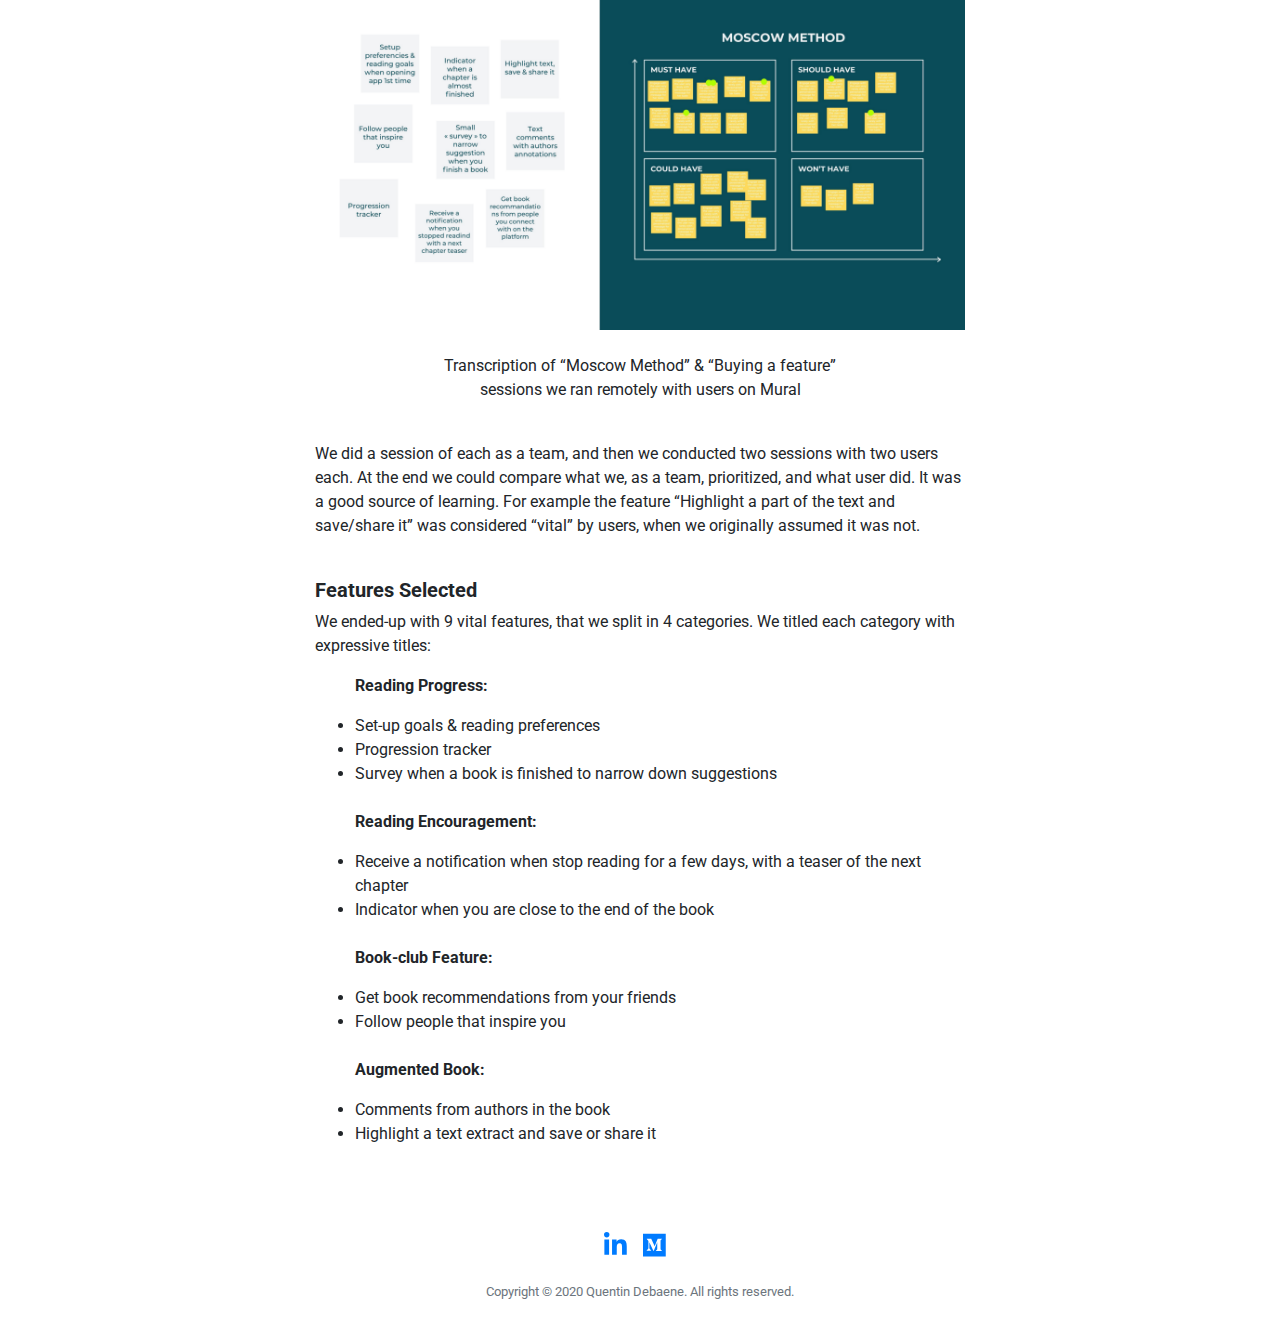
<file: projects/project-readee.html>
<!DOCTYPE html>
<html lang="en" dir="ltr">
  <head>
    <meta charset="utf-8">
    <meta name="viewport" content="width=device-width, initial-scale=1">
    <title>Quentin Debaene - UX/UI Designer</title>
    <link href="https://fonts.googleapis.com/css2?family=Lora:ital@0;1&display=swap" rel="stylesheet">
    <link href="https://fonts.googleapis.com/css2?family=Roboto&display=swap" rel="stylesheet">
    <link href="https://fonts.googleapis.com/css2?family=Vidaloka&display=swap" rel="stylesheet">
    <link rel="stylesheet" href="../style/normalize.css">
    <link rel="stylesheet" href="../style/bootstrap.min.css">
    <link rel="stylesheet" href="../style/master.css">
    <script defer src="../assets/js/fontawesome.min.js"></script> <!--load all fontawesome styles -->
  </head>

  <body>
    <!-- This is the Navigation -->
        <nav class="navbar navbar-expand-lg navbar-light bg-white">
        <a class="navbar-brand" href="../index.html"><strong>QDB</strong></a>
      <button class="navbar-toggler" type="button" data-toggle="collapse" data-target="#navbarNav" aria-controls="navbarNav" aria-expanded="false" aria-label="Toggle navigation">
        <span class="navbar-toggler-icon"></span>
      </button>
      <div class="collapse navbar-collapse" id="navbarNav">
        <ul class="navbar-nav">
          <li class="nav-item active">
            <a class="nav-link" href="../index.html"><strong>Work</strong><span class="sr-only">(current)</span></a>
          </li>
          <li class="nav-item">
            <a class="nav-link muted" href="../about.html"><strong>About</strong></a>
          </li>
          <li class="nav-item">
            <a class="nav-link muted" href="../assets/resume/CV_Anglais.pdf" target="_blank"><strong>Resume</strong></a>
          </li>
        </ul>
      </div>
    </nav>
    <!-- This is the en of Navigation -->


<div class="article jumbotron jumbotron-fluid">
  <div class="container">
  </div>
  <img src="../assets/images/cover2.png" class="img-fluid" alt="Responsive image">
</div>

<article class="container">
  <div class="container small-container">
    <h2 class="display-4 text-center"> <br>UX/UI case study of a Reading App</h2>
    <p class="text-muted text-center"><strong>May 5th, 2020</strong> - 8 min read</p>
      <h5> <br><br> <br> <br><strong>Goal & Context</strong></h5>
  <p><strong>Do you sometimes say that you would like to read more books, but you actually don’t manage to do it?</strong> That’s personally my case, and for this one-week project, my team mate and I, both UX designers, developed a concept of an app that would encourage people to read more books, more often.</p>
  <p>The brief was to design a Minimum Viable Product of a mobile app, to help people improve their wellbeing. The App had to have a tracking feature. To narrow our focus, we decided to tackle the problem from the mental wellness perspective. As this was not a commercial project, we made that decision based on our personal taste, and because we thought the market for physical wellbeing app was already well tackled.</p>
<p>A bit of challenge was added to the project, as we worked remotely because of the confinement context we were in. This was a great way for me to learn how to coordinate work and use collaborative tools remotely.</p>
<h5><strong>Scientific Researches</strong> </h5>
<p>We dug the subject of mental wellness, by reading scientific studies and reports. One area was often discussed: the fact of setting goals and achieving them, which can be resumed like that:</p>
<p class="quote text-left font-italic text-muted">“Goals help improve our health and wellbeing, foster positive relationships with friends, family or colleagues and help us feel that we are in control, and that we are getting the most out of life”
<br>Caroline Crotty Psychotherapist</p>

<h2 class="display-4"><br> Collecting Datas</h2>
  <h5><br> <strong>Survey</strong></h5>
  </p>Now that we had some scientific foundations for the project, we wanted to go deeper in the subject of “achieving goals”. So we decided to create a survey to measure how important it was for people to define, write and achieve goals in their everyday lives.
<br>50 participants took the survey. The results showcased that 92% of the participants thought having goals was important for them, and when they don’t achieve them it is for 50% because of lack of motivation and organization.
<br> <br> But what was the most interesting for us was the answer we got at the question: “If you were to set a new goal, what would you mostly set it for?” Out of 18 topics, “reading more” arrived at the third place.
We didn’t think reading more was so important in people’s life, and because we personally had the same problem, we decided to narrow the project down to: reading more, by setting goals.</p>

<h5><br> <strong>Market Analysis</strong></h5>
<p>The type of app we wanted to work on was defined, so we decided to know more about the market doing a market analysis and a benchmarking of the reading apps.
  <br><br>In 2018, 2.92% of the App market was dedicated to reading applications. However we found out the majority of the applications for reading were mostly for improving reading skills like speed and concentration, but there were none actually encouraged or motivated the user to read more and get in the habit of reading on daily basis.</p>

<h2 class="display-4"><br>Needs and Frustrations</h2>
    <h5><br> <strong>Job-To-Be-Done Interviews</strong></h5>
    <p>With all these informations, we wanted to get qualitative datas, so we conducted Jobs-to-be-done Interviews. We chose this type of interview because its goal is to uncover the real reason why people use a product, and we wanted to understand what is the “job” people hire a book for. It would help us motivate them to read more.
<br><br>So we conducted JTBD interviews with 4 people. Here are the main takeouts:</p>
</div>

<figure>
    <img src="../assets/images/jtbd.png" class="img-fluid" alt="Responsive image">
  <figcaption class="text-center muted">Verbatims from JTBD interviews</figcaption>
  </figure>


  <div class="container small-container">
    <h5><br> <strong>Defining the Persona</strong></h5>
    <p>We had good insights and a clear understanding of users thanks to our survey and JTBD interviews. So we created a persona to embody the core motivations and frustrations of our interviewees, into one believable fictive person.</p>
</div>

<figure>
    <img src="../assets/images/persona-sophie.png" class="img-fluid" alt="Responsive image">
  <figcaption class="text-center muted">Verbatims from JTBD interviews</figcaption>
  </figure>

<div class="container small-container">
<h2 class="display-4"><br>Framing the Problem</h2>
<p><br>We had then enough datas to frame our problem like this:</p>
<p class="quote text-left font-italic text-muted">“Sophie, a social accountant and commuter needs to be encouraged to read more, and to be guided to choose the right book because she doesn’t have the reflex of picking a book, even though she wants to be motivated by the stories of inspiring people.</p>

<h2 class="display-4"><br>Creating a Minimum Viable Product</h2>
    <h5><br> <strong>Creating features</strong></h5>
    <p>It was then time to imagine features for our app. For that we used ideation techniques like “Good and Bad Idea” or “Crazy 8”. We ended-up with dozens of feature ideas.</p>

    <h5><br> <strong>Prioritizing features</strong></h5>
    <p>For our MVP, we needed to select the best ideas and prioritize them, so that only the “vitals” ones would feature the first version of the prototype. For that we used prioritization tools like the “Moscow Method”, or “Buying a feature”.</p>
    <figure>
        <br> <img src="../assets/images/moscow-method.png" class="img-fluid" alt="Responsive image">
      <figcaption class="text-center"><br>Transcription of “Moscow Method” & “Buying a feature” <br>sessions we ran remotely with users on Mural</figcaption>
      </figure>
<p><br>We did a session of each as a team, and then we conducted two sessions with two users each. At the end we could compare what we, as a team, prioritized, and what user did. It was a good source of learning. For example the feature “Highlight a part of the text and save/share it” was considered “vital” by users, when we originally assumed it was not.</p>

    <h5><br> <strong>Features Selected</strong></h5>
    <p>We ended-up with 9 vital features, that we split in 4 categories. We titled each category with expressive titles:</p>
    <ul>
      <p><strong>Reading Progress:</strong> </p>
      <li>Set-up goals & reading preferences</li>
      <li>Progression tracker</li>
      <li>Survey when a book is finished to narrow down suggestions</li>
      <br> <p><strong>Reading Encouragement:</strong> </p>
      <li>Receive a notification when stop reading for a few days, with a teaser of the next chapter</li>
      <li>Indicator when you are close to the end of the book</li>
      <br> <p><strong>Book-club Feature:</strong> </p>
     <li>Get book recommendations from your friends</li>
      <li>Follow people that inspire you</li>
      <br> <p><strong>Augmented Book:</strong> </p>
       <li>Comments from authors in the book</li>
      <li>Highlight a text extract and save or share it</li>
      </ul>


</div>

  </div>
</article>

<!-- This is the footer -->
  <footer class="text-muted">
    <div class="container social-networks">
      <ul>
        <li><a href="https://www.linkedin.com/in/quentin-debaene/" target="blank"><i class="fab fa-linkedin-in"></i></a></li>
        <li><a href="https://medium.com/@quentindebaene" target="blank"><i class="fab fa-medium"></i></a></li>
      </ul>
      <p>Copyright © 2020 Quentin Debaene. All rights reserved.</p>
    </div>
  </footer>
  <!-- This is the footer -->

<!-- This is bootstrap javascript script -->
  <script src="https://code.jquery.com/jquery-3.4.1.slim.min.js" integrity="sha384-J6qa4849blE2+poT4WnyKhv5vZF5SrPo0iEjwBvKU7imGFAV0wwj1yYfoRSJoZ+n" crossorigin="anonymous"></script>
  <script src="https://cdn.jsdelivr.net/npm/popper.js@1.16.0/dist/umd/popper.min.js" integrity="sha384-Q6E9RHvbIyZFJoft+2mJbHaEWldlvI9IOYy5n3zV9zzTtmI3UksdQRVvoxMfooAo" crossorigin="anonymous"></script>
  <script src="https://stackpath.bootstrapcdn.com/bootstrap/4.4.1/js/bootstrap.min.js" integrity="sha384-wfSDF2E50Y2D1uUdj0O3uMBJnjuUD4Ih7YwaYd1iqfktj0Uod8GCExl3Og8ifwB6" crossorigin="anonymous"></script>
<!-- This is end of bootstrap javascript script -->

  </body>
</html>
</file>
<file: style/master.css>
*{
  font-family: 'Roboto';
}


@media only screen and (min-width: 576px) {
  div.small-container {
    width: 680px;
  }
}

.quote {
font-size: 1.7em;
font-family: 'Lora', serif;
}

.about-me .row {
  margin-top: 50px;
  margin-bottom: 50px;
}

.social-networks ul {
  list-style: none;
  padding-left: 0;
}

.social-networks li {
  display: inline;
  padding-right: 10px;
}

footer {
  text-align: center;
  bottom: 0;
  width: 100%;
  display: inline-block;
  vertical-align: top;
  font-size: 13px;
  margin-top: 65px;
  margin-bottom: 15px;
}

footer ul {
  font-size: 2em;
  margin-bottom: 2;
}

.article {
  padding-bottom: 0px;
  background-color: #359490;
}

nav {
  font-family: 'Roboto';
}

.navbar-brand {
  font-size: 3em;
  font-family: 'Roboto';
  letter-spacing: 1px;
}


.display-4 {
font-family: 'Vidaloka';
font-size: 2.3em;
}

.jumbotron {
  background-color: white;
  padding: 3.5rem 0rem;
}

#navbarNav {
  display: flex;
  justify-content: flex-end;
}


.navbar {
  padding-top: 10px;
  padding-bottom: 0px;
  padding-left: 40px;
  padding-right: 40px;
  margin: 40px;
  letter-spacing: 1.5px;
}


.col-sm-6 {
  padding-top: 15px;
  padding-bottom: 15px;
}


.btn {
  border-radius: 1;
  border-color: #0058FF;
  border-width: medium;
  background-color: white;
  padding-top: 9px;
  font-family: 'Roboto', sans-serif;
  font-weight: 900;
  color: #0058FF;
  letter-spacing: 2px;
}

.btn:hover {
 background-color: #0058FF;
 border-color: #0058FF;

.card-title {
font-family: 'Vidaloka';
}

.about-me img {
  padding-right: 30px;
}

.about-me .biography {
  padding-left: 30px;
}

p {
  margin-bottom: 20px;
}
</file>
